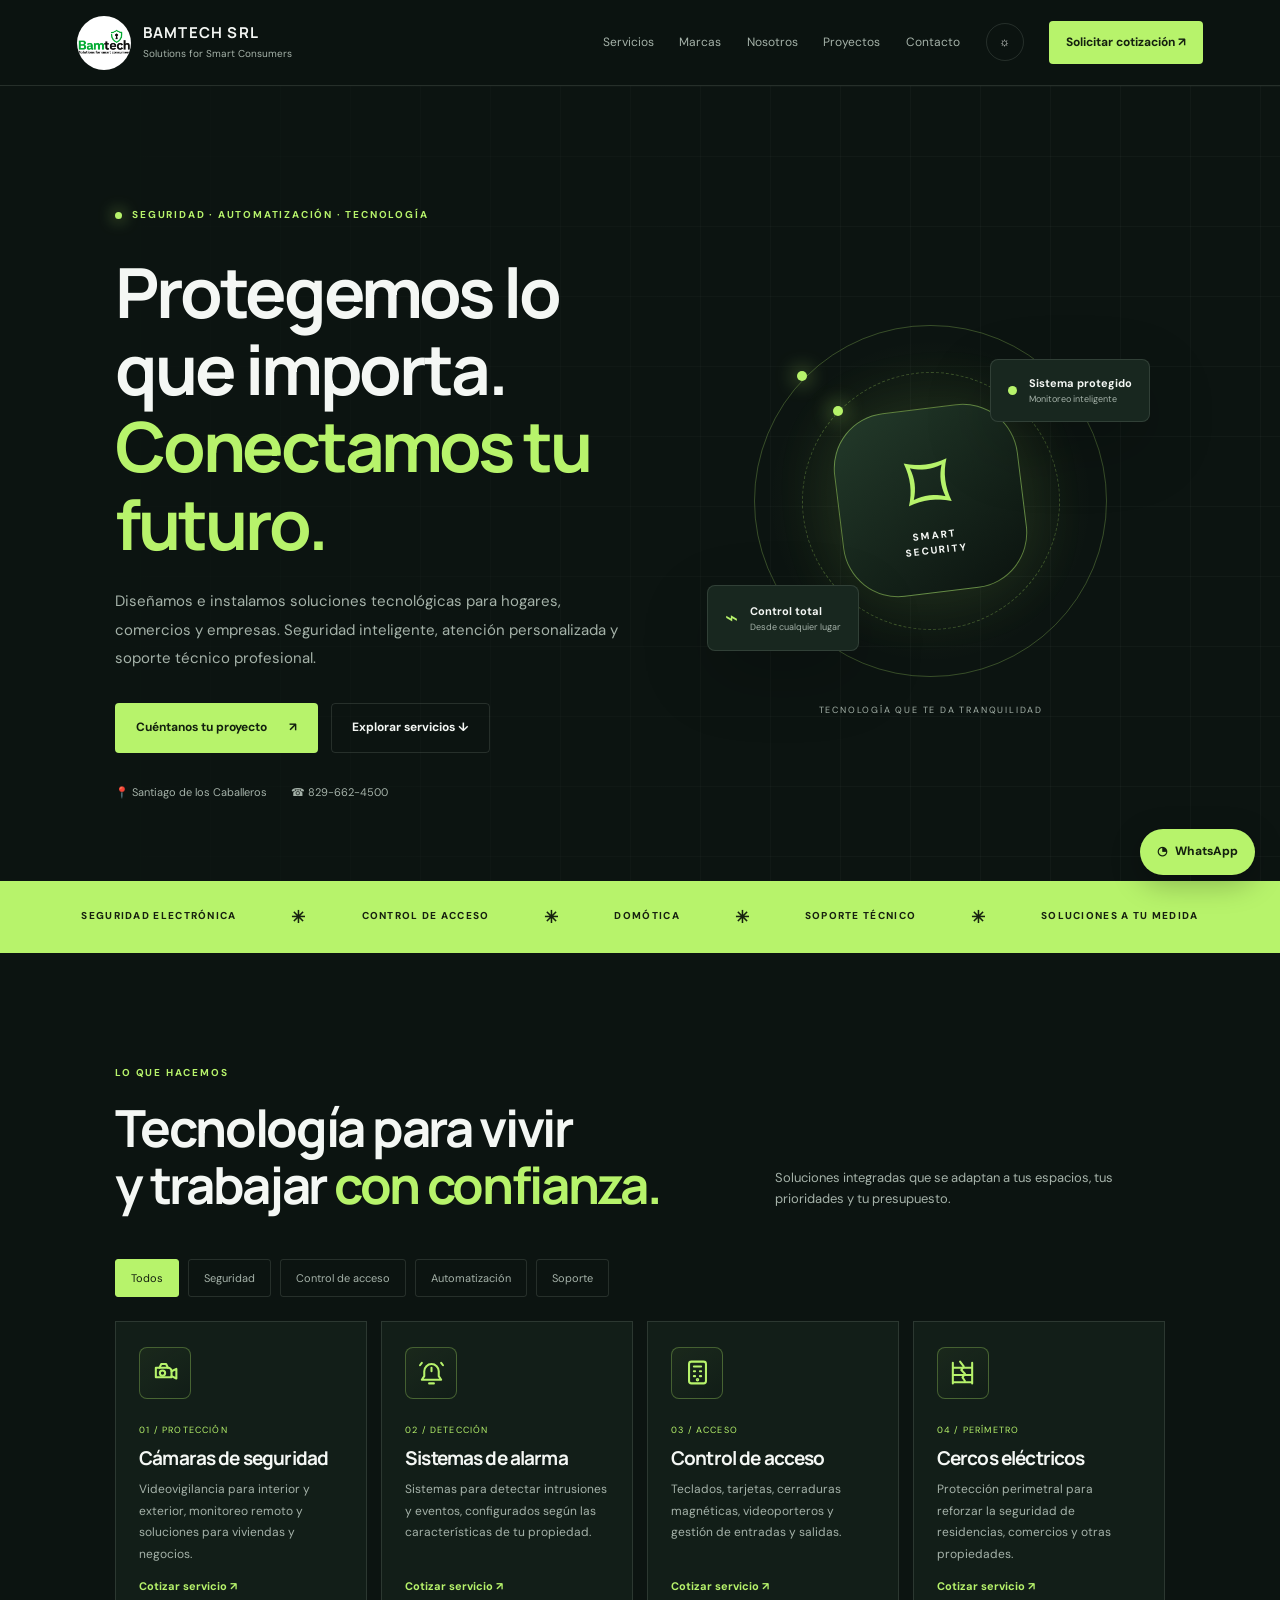
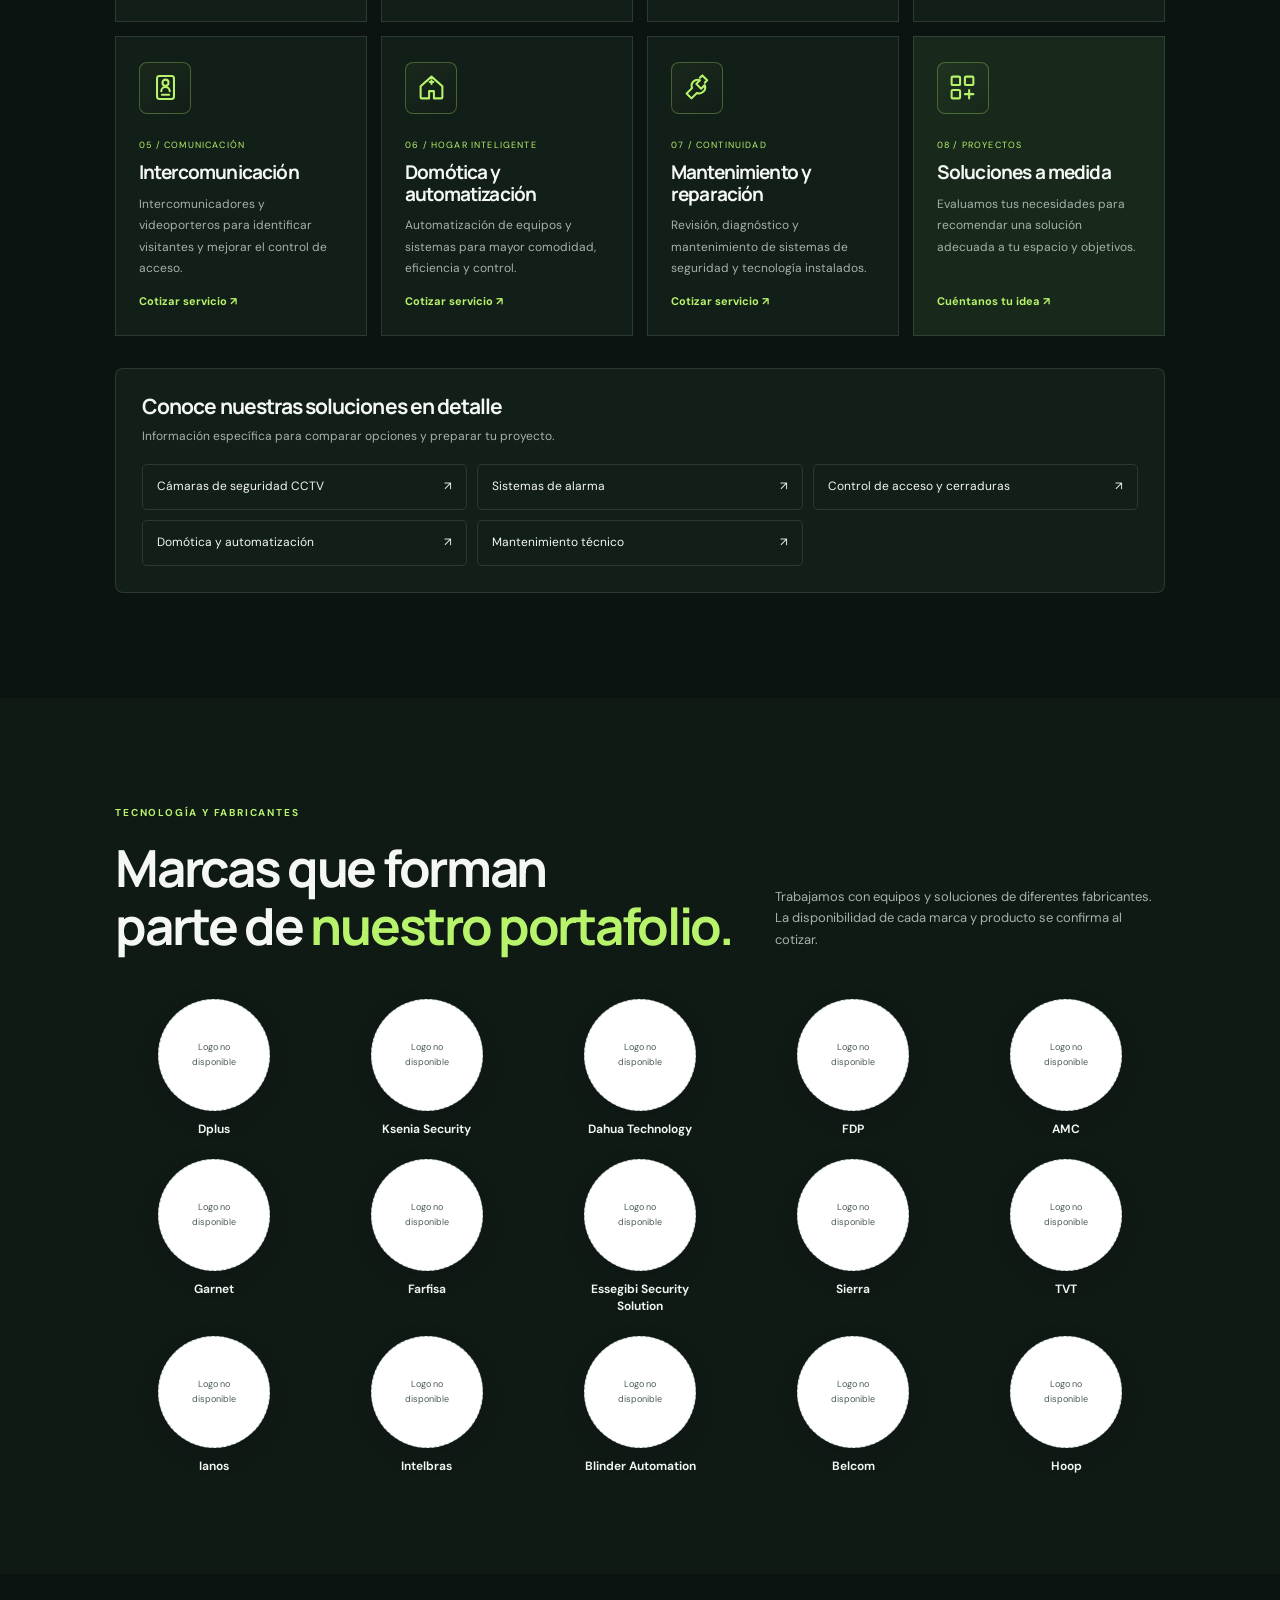
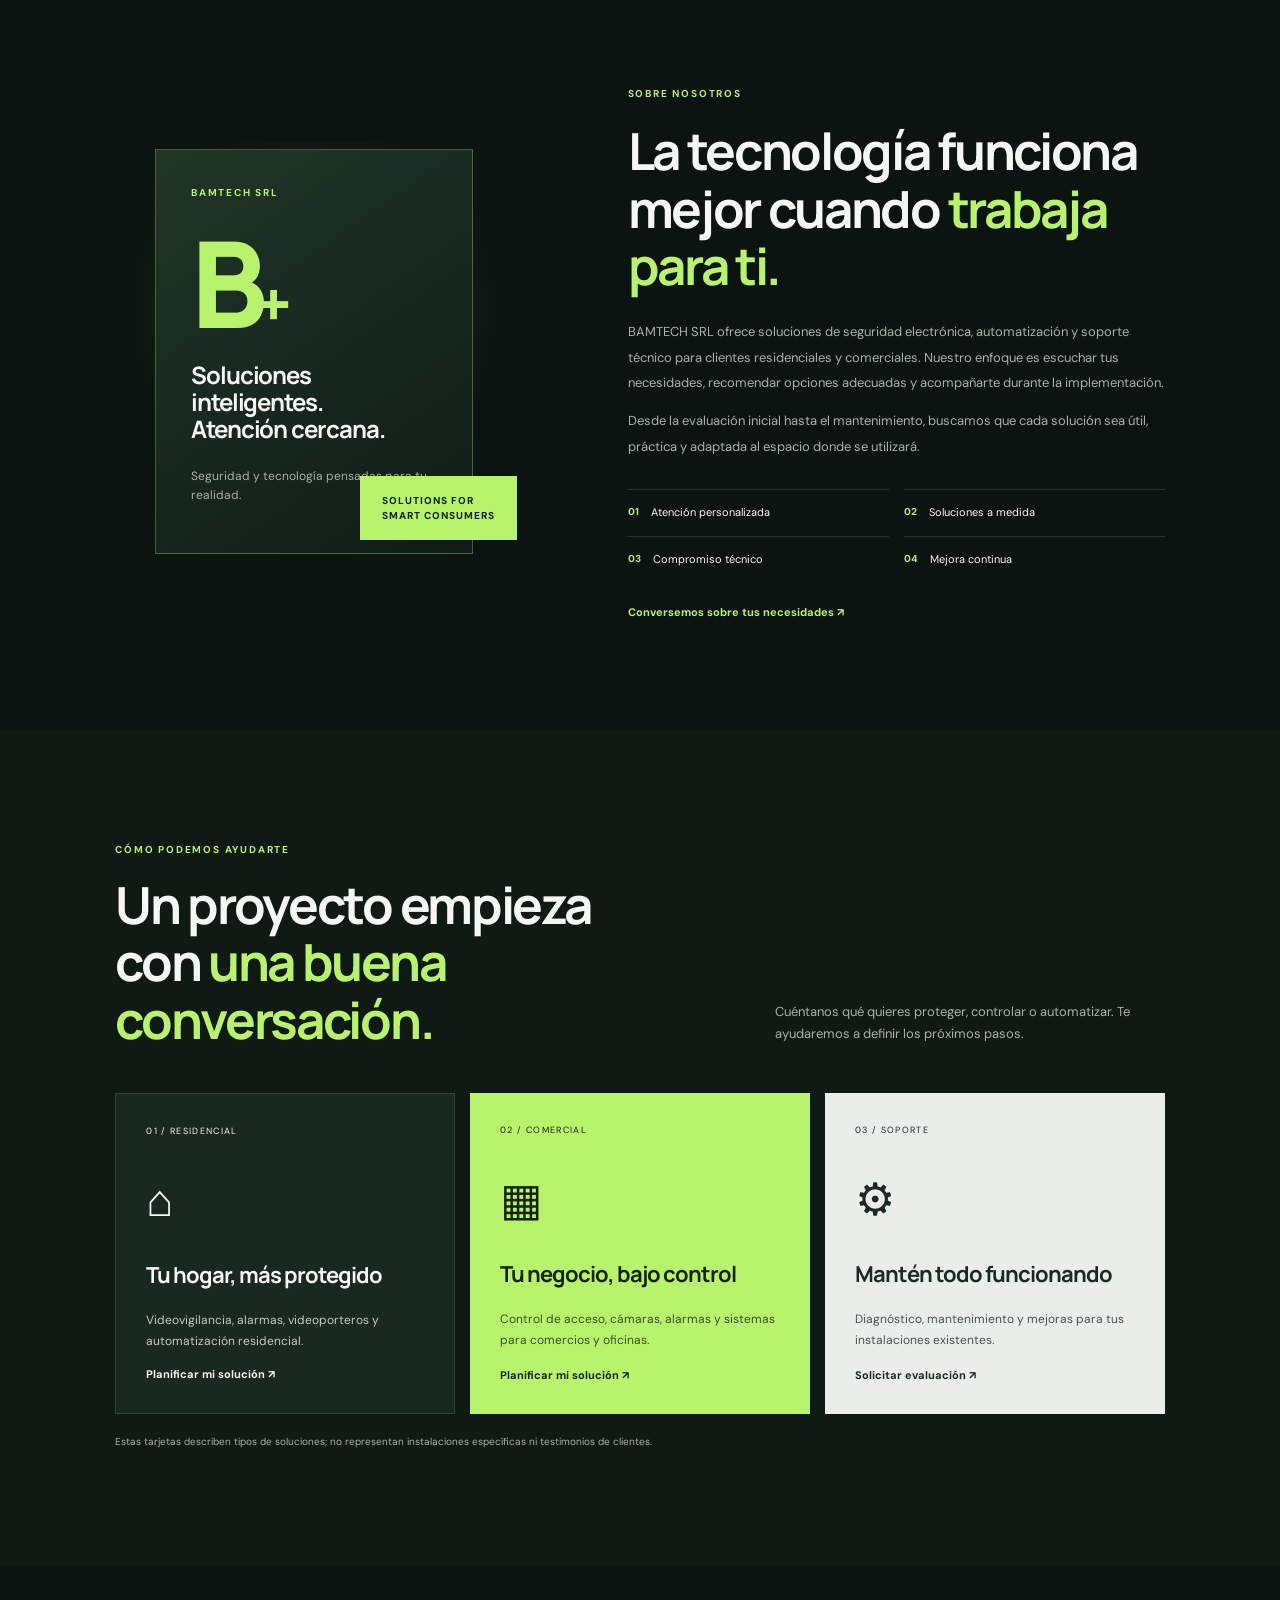
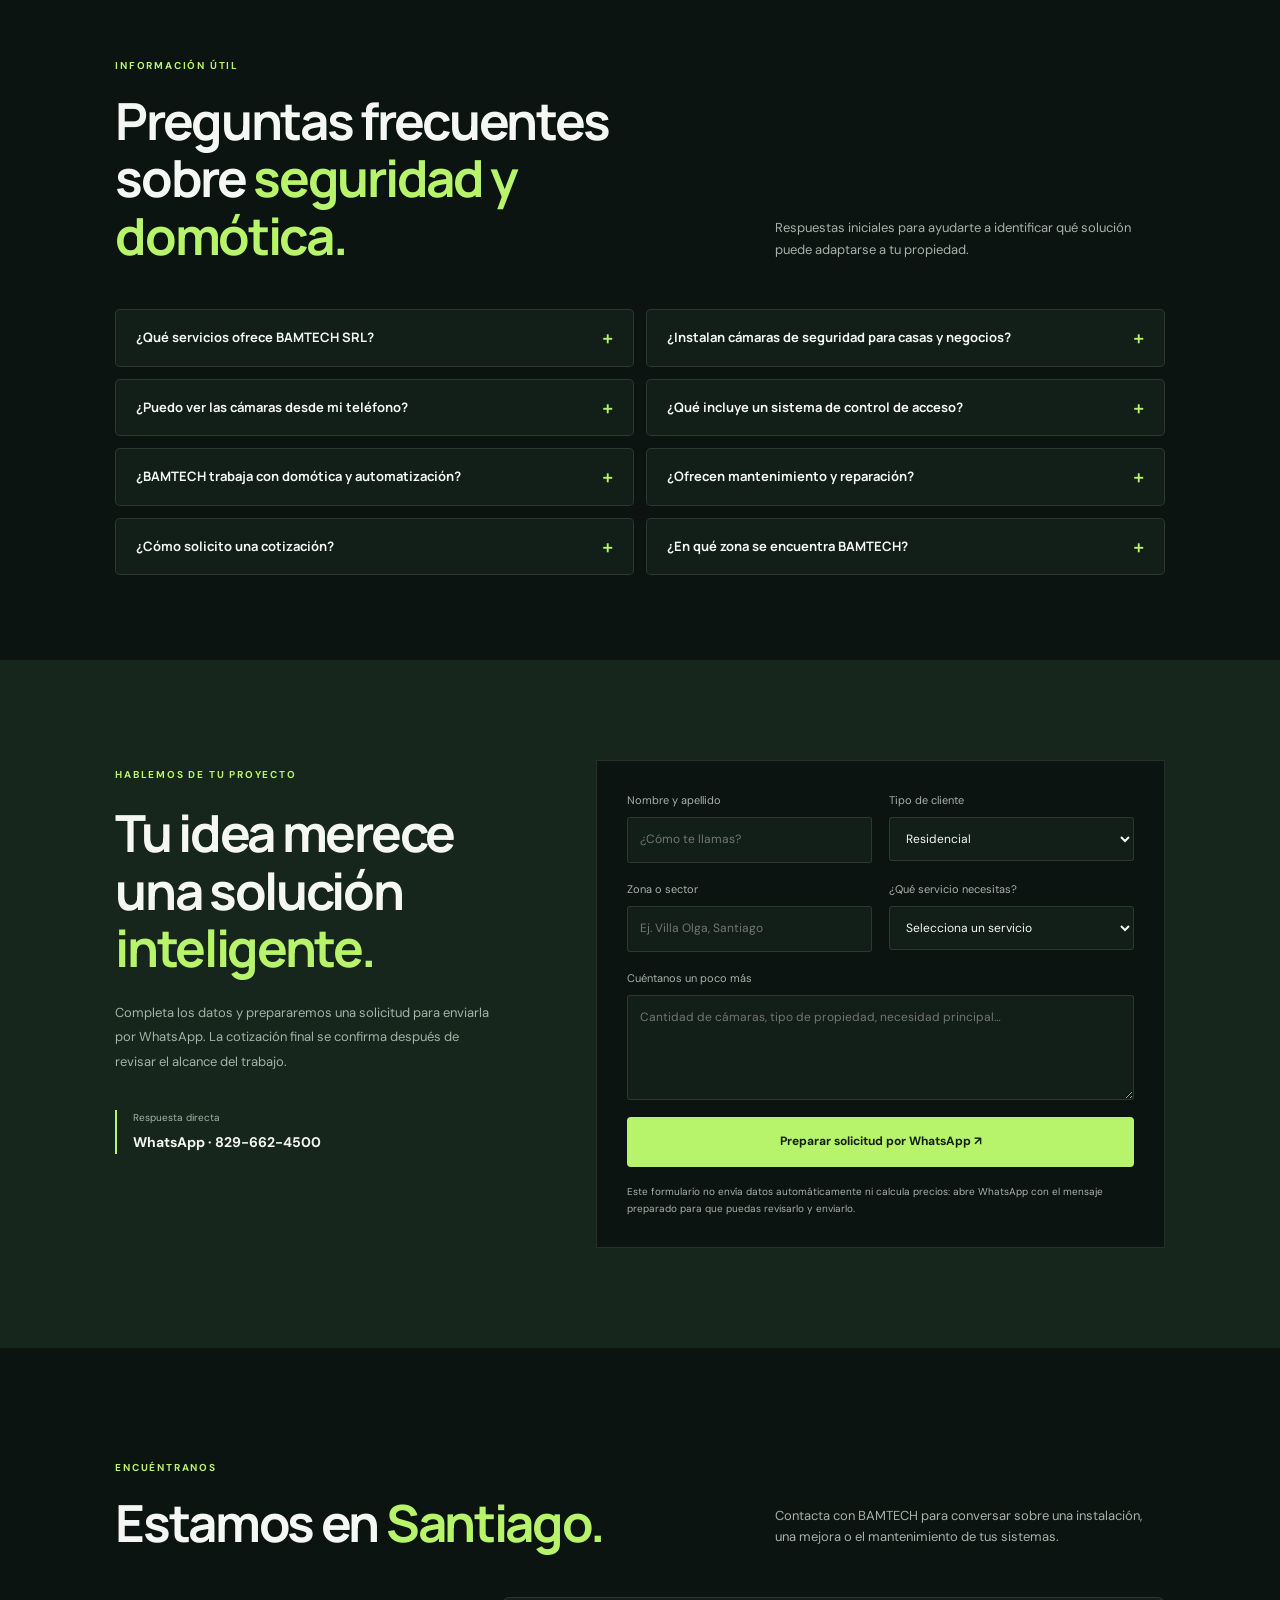
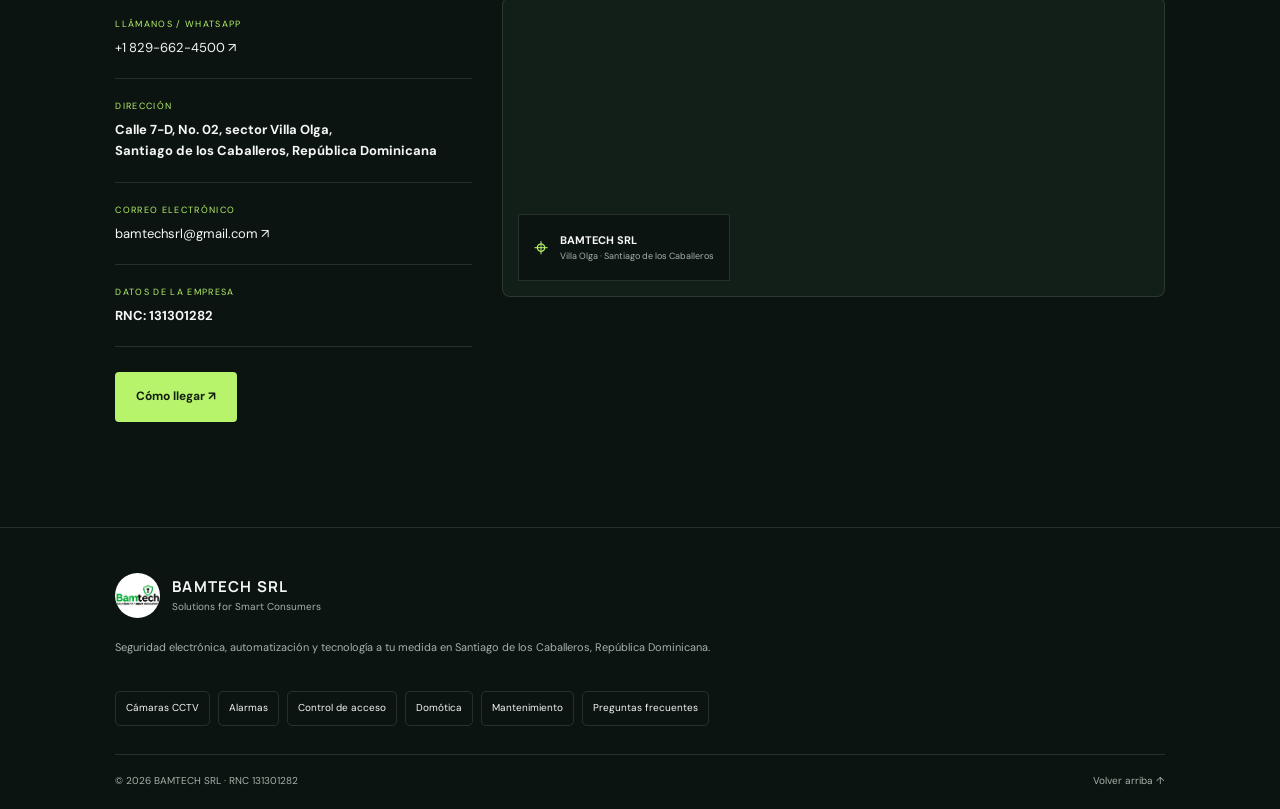
<file: index.html>
<!doctype html>
<html lang="es">
<head>
<meta charset="utf-8"><meta name="viewport" content="width=device-width, initial-scale=1">
<meta name="theme-color" content="#0c1713">
<meta name="description" content="BAMTECH SRL en Santiago, República Dominicana: instalación y mantenimiento de cámaras CCTV, alarmas, control de acceso, cercos eléctricos, videoporteros y domótica. Solicita una evaluación por WhatsApp.">
<meta name="robots" content="index,follow,max-image-preview:large">
<link rel="canonical" href="https://bamtechsrl.com/">
<meta property="og:type" content="website"><meta property="og:locale" content="es_DO">
<meta property="og:site_name" content="BAMTECH SRL"><meta property="og:title" content="BAMTECH SRL | Cámaras CCTV, alarmas, control de acceso y domótica en Santiago">
<meta property="og:description" content="Soluciones de seguridad electrónica y automatización para hogares, comercios y empresas en Santiago de los Caballeros.">
<meta property="og:url" content="https://bamtechsrl.com/"><meta property="og:image" content="https://bamtechsrl.com/img/logo-bamtech.png">
<meta name="twitter:card" content="summary"><meta name="twitter:title" content="BAMTECH SRL | Seguridad electrónica y domótica">
<meta name="twitter:description" content="Cámaras CCTV, alarmas, control de acceso, cercos eléctricos y automatización en Santiago, República Dominicana.">
<title>BUSINESS AND MULTISERVICE TECNOLOGY BAMTECH SRL | Cámaras CCTV, Alarmas y Domótica en Santiago</title>
<link rel="icon" href="img/logo-bamtech.png"><link rel="stylesheet" href="estilos.css">
<script type="application/ld+json">{
  "@context":"https://schema.org",
  "@type":"LocalBusiness",
  "@id":"https://bamtechsrl.com/#business",
  "name":"BAMTECH SRL",
  "legalName":"BUSINESS AND MULTISERVICE TECNOLOGY BAMTECH SRL",
  "url":"https://bamtechsrl.com/",
  "image":"https://bamtechsrl.com/img/logo-bamtech.png",
  "logo":"https://bamtechsrl.com/img/logo-bamtech.png",
  "description":"Servicios de seguridad electrónica, videovigilancia CCTV, sistemas de alarma, control de acceso, cercos eléctricos, intercomunicación, domótica, automatización y mantenimiento técnico.",
  "telephone":"+1-829-662-4500",
  "email":"bamtechsrl@gmail.com",
  "taxID":"131301282",
  "address":{"@type":"PostalAddress","streetAddress":"Calle 7-D, No. 02, sector Villa Olga","addressLocality":"Santiago de los Caballeros","addressRegion":"Santiago","addressCountry":"DO"},
  "areaServed":{"@type":"City","name":"Santiago de los Caballeros, República Dominicana"},
  "knowsAbout":["Cámaras de seguridad CCTV","Videovigilancia","Sistemas de alarma","Control de acceso","Cerraduras magnéticas","Cercos eléctricos","Videoporteros e intercomunicadores","Domótica","Automatización residencial y comercial","Mantenimiento de sistemas de seguridad"]
}</script>
</head><body>
<header class="header"><a class="brand" href="#inicio"><img src="img/logo-bamtech.png" alt="Logo original BAMTECH SRL"><span><b>BAMTECH SRL</b><small>Solutions for Smart Consumers</small></span></a><button class="menu-toggle" aria-label="Abrir menú" aria-expanded="false">☰</button><nav class="nav"><a href="#servicios">Servicios</a><a href="#marcas">Marcas</a><a href="#nosotros">Nosotros</a><a href="#proyectos">Proyectos</a><a href="#contacto">Contacto</a><button id="themeToggle" class="theme" aria-label="Cambiar tema">☼</button><a class="nav-cta" href="#cotizar">Solicitar cotización ↗</a></nav></header>
<main id="inicio"><section class="hero"><div class="hero-grid"></div><div class="hero-copy reveal"><span class="eyebrow"><i></i> SEGURIDAD · AUTOMATIZACIÓN · TECNOLOGÍA</span><h1>Protegemos lo que importa.<br><em>Conectamos tu futuro.</em></h1><p>Diseñamos e instalamos soluciones tecnológicas para hogares, comercios y empresas. Seguridad inteligente, atención personalizada y soporte técnico profesional.</p><div class="hero-actions"><a class="button primary" href="#cotizar">Cuéntanos tu proyecto <span>↗</span></a><a class="button ghost" href="#servicios">Explorar servicios ↓</a></div><div class="hero-meta"><span>📍 Santiago de los Caballeros</span><span>☎ <a href="tel:+18296624500">829-662-4500</a></span></div></div><div class="hero-visual reveal"><div class="visual-frame"><div class="visual-orbit orbit-one"></div><div class="visual-orbit orbit-two"></div><div class="visual-center"><div class="shield">⌑</div><span>SMART<br>SECURITY</span></div><div class="float-card card-top"><span class="status-dot"></span><div><b>Sistema protegido</b><small>Monitoreo inteligente</small></div></div><div class="float-card card-bottom"><span class="mini-icon">⌁</span><div><b>Control total</b><small>Desde cualquier lugar</small></div></div></div><div class="visual-caption">TECNOLOGÍA QUE TE DA TRANQUILIDAD</div></div></section>
<section class="ticker"><span>SEGURIDAD ELECTRÓNICA</span><b>✳</b><span>CONTROL DE ACCESO</span><b>✳</b><span>DOMÓTICA</span><b>✳</b><span>SOPORTE TÉCNICO</span><b>✳</b><span>SOLUCIONES A TU MEDIDA</span></section>
<section class="section services" id="servicios"><div class="section-head reveal"><div><span class="eyebrow">LO QUE HACEMOS</span><h2>Tecnología para vivir<br>y trabajar <em>con confianza.</em></h2></div><p>Soluciones integradas que se adaptan a tus espacios, tus prioridades y tu presupuesto.</p></div><div class="filters" role="group" aria-label="Filtrar servicios"><button class="filter active" data-filter="todos">Todos</button><button class="filter" data-filter="seguridad">Seguridad</button><button class="filter" data-filter="acceso">Control de acceso</button><button class="filter" data-filter="smart">Automatización</button><button class="filter" data-filter="soporte">Soporte</button></div><div class="service-grid">
<article class="service-card reveal" data-category="seguridad"><div class="service-icon" role="img" aria-label="Icono de camera"><svg viewBox="0 0 24 24" aria-hidden="true"><path d="M4 8h10a3 3 0 0 1 3 3v5H4z"/><path d="m17 11 4-2v8l-4-2"/><path d="M7 8l1.5-3h4L14 8"/><circle cx="9.5" cy="12.5" r="2.2"/></svg></div><span class="number">01 / PROTECCIÓN</span><h3>Cámaras de seguridad</h3><p>Videovigilancia para interior y exterior, monitoreo remoto y soluciones para viviendas y negocios.</p><button class="text-link quote-service" data-service="Cámaras de seguridad">Cotizar servicio ↗</button></article>
<article class="service-card reveal" data-category="seguridad"><div class="service-icon" role="img" aria-label="Icono de alarm"><svg viewBox="0 0 24 24" aria-hidden="true"><path d="M6 15v-4a6 6 0 0 1 12 0v4l2 3H4z"/><path d="M10 21h4M4 4 2.5 6M20 4l1.5 2"/><path d="M12 8v3"/></svg></div><span class="number">02 / DETECCIÓN</span><h3>Sistemas de alarma</h3><p>Sistemas para detectar intrusiones y eventos, configurados según las características de tu propiedad.</p><button class="text-link quote-service" data-service="Sistemas de alarma">Cotizar servicio ↗</button></article>
<article class="service-card reveal" data-category="acceso"><div class="service-icon" role="img" aria-label="Icono de access"><svg viewBox="0 0 24 24" aria-hidden="true"><rect x="5" y="3" width="14" height="18" rx="2"/><path d="M9 7h6M9 11h1m4 0h1m-6 4h1m4 0h1"/><circle cx="12" cy="18" r=".6"/></svg></div><span class="number">03 / ACCESO</span><h3>Control de acceso</h3><p>Teclados, tarjetas, cerraduras magnéticas, videoporteros y gestión de entradas y salidas.</p><button class="text-link quote-service" data-service="Control de acceso y cerraduras magnéticas">Cotizar servicio ↗</button></article>
<article class="service-card reveal" data-category="seguridad"><div class="service-icon" role="img" aria-label="Icono de fence"><svg viewBox="0 0 24 24" aria-hidden="true"><path d="M4 21V4m16 17V4M4 8h16M4 14h16M4 20h16"/><path d="m10 3 3 4-2 3 3 3-2 3 2 3"/></svg></div><span class="number">04 / PERÍMETRO</span><h3>Cercos eléctricos</h3><p>Protección perimetral para reforzar la seguridad de residencias, comercios y otras propiedades.</p><button class="text-link quote-service" data-service="Cercos eléctricos">Cotizar servicio ↗</button></article>
<article class="service-card reveal" data-category="acceso"><div class="service-icon" role="img" aria-label="Icono de intercom"><svg viewBox="0 0 24 24" aria-hidden="true"><rect x="5" y="2.5" width="14" height="19" rx="2"/><circle cx="12" cy="8" r="2.5"/><path d="M8.5 15a3.5 3.5 0 0 1 7 0M9 18h6"/></svg></div><span class="number">05 / COMUNICACIÓN</span><h3>Intercomunicación</h3><p>Intercomunicadores y videoporteros para identificar visitantes y mejorar el control de acceso.</p><button class="text-link quote-service" data-service="Intercomunicación y videoporteros">Cotizar servicio ↗</button></article>
<article class="service-card reveal" data-category="smart"><div class="service-icon" role="img" aria-label="Icono de smart"><svg viewBox="0 0 24 24" aria-hidden="true"><path d="m3 11 9-8 9 8v9a1 1 0 0 1-1 1h-6v-6h-4v6H4a1 1 0 0 1-1-1z"/><path d="M12 6v3m-1.5-1.5h3"/></svg></div><span class="number">06 / HOGAR INTELIGENTE</span><h3>Domótica y automatización</h3><p>Automatización de equipos y sistemas para mayor comodidad, eficiencia y control.</p><button class="text-link quote-service" data-service="Domótica y automatización">Cotizar servicio ↗</button></article>
<article class="service-card reveal" data-category="soporte"><div class="service-icon" role="img" aria-label="Icono de repair"><svg viewBox="0 0 24 24" aria-hidden="true"><path d="M14 6a5 5 0 0 0-6.5 6.5L3 17l4 4 4.5-4.5A5 5 0 0 0 18 10l-3 3-4-4z"/><path d="m14 4 2-2 4 4-2 2"/></svg></div><span class="number">07 / CONTINUIDAD</span><h3>Mantenimiento y reparación</h3><p>Revisión, diagnóstico y mantenimiento de sistemas de seguridad y tecnología instalados.</p><button class="text-link quote-service" data-service="Mantenimiento y reparación">Cotizar servicio ↗</button></article>
<article class="service-card featured reveal" data-category="soporte"><div class="service-icon" role="img" aria-label="Icono de project"><svg viewBox="0 0 24 24" aria-hidden="true"><rect x="3" y="3" width="7" height="7" rx="1"/><rect x="14" y="3" width="7" height="7" rx="1"/><rect x="3" y="14" width="7" height="7" rx="1"/><path d="M17.5 14v7m-3.5-3.5h7"/></svg></div><span class="number">08 / PROYECTOS</span><h3>Soluciones a medida</h3><p>Evaluamos tus necesidades para recomendar una solución adecuada a tu espacio y objetivos.</p><button class="text-link quote-service" data-service="Proyecto tecnológico personalizado">Cuéntanos tu idea ↗</button></article>
</div>
<div class="service-guides reveal" aria-label="Guías de servicios de BAMTECH">
  <h3>Conoce nuestras soluciones en detalle</h3>
  <p>Información específica para comparar opciones y preparar tu proyecto.</p>
  <div class="guide-links">
    <a href="servicios/camaras-cctv.html">Cámaras de seguridad CCTV <span>↗</span></a>
    <a href="servicios/sistemas-de-alarma.html">Sistemas de alarma <span>↗</span></a>
    <a href="servicios/control-de-acceso.html">Control de acceso y cerraduras <span>↗</span></a>
    <a href="servicios/domotica-automatizacion.html">Domótica y automatización <span>↗</span></a>
    <a href="servicios/mantenimiento-seguridad.html">Mantenimiento técnico <span>↗</span></a>
  </div>
</div></section>
<section class="brands-section" id="marcas"><div class="section-head reveal"><div><span class="eyebrow">TECNOLOGÍA Y FABRICANTES</span><h2>Marcas que forman<br>parte de <em>nuestro portafolio.</em></h2></div><p>Trabajamos con equipos y soluciones de diferentes fabricantes. La disponibilidad de cada marca y producto se confirma al cotizar.</p></div><div class="brand-grid"><a class="brand-tile" href="https://ibssecurity.net/wp-content/uploads/2022/07/dplus.png" target="_blank" rel="noopener" aria-label="Logotipo de Dplus"><span class="brand-logo-circle"><img loading="lazy" src="https://ibssecurity.net/wp-content/uploads/2022/07/dplus.png" alt="Logotipo oficial de Dplus" onerror="this.closest('a').classList.add('logo-missing');this.remove()"></span><b>Dplus</b></a><a class="brand-tile" href="https://ibssecurity.net/wp-content/uploads/2022/07/ksenia.png" target="_blank" rel="noopener" aria-label="Logotipo de Ksenia Security"><span class="brand-logo-circle"><img loading="lazy" src="https://ibssecurity.net/wp-content/uploads/2022/07/ksenia.png" alt="Logotipo oficial de Ksenia Security" onerror="this.closest('a').classList.add('logo-missing');this.remove()"></span><b>Ksenia Security</b></a><a class="brand-tile" href="https://ibssecurity.net/wp-content/uploads/2024/10/DAHUA-TECHNOLOGY.png" target="_blank" rel="noopener" aria-label="Logotipo de Dahua Technology"><span class="brand-logo-circle"><img loading="lazy" src="https://ibssecurity.net/wp-content/uploads/2024/10/DAHUA-TECHNOLOGY.png" alt="Logotipo oficial de Dahua Technology" onerror="this.closest('a').classList.add('logo-missing');this.remove()"></span><b>Dahua Technology</b></a><a class="brand-tile" href="https://ibssecurity.net/wp-content/uploads/2022/07/fdp.png" target="_blank" rel="noopener" aria-label="Logotipo de FDP"><span class="brand-logo-circle"><img loading="lazy" src="https://ibssecurity.net/wp-content/uploads/2022/07/fdp.png" alt="Logotipo oficial de FDP" onerror="this.closest('a').classList.add('logo-missing');this.remove()"></span><b>FDP</b></a><a class="brand-tile" href="https://ibssecurity.net/wp-content/uploads/2022/07/amc.png" target="_blank" rel="noopener" aria-label="Logotipo de AMC"><span class="brand-logo-circle"><img loading="lazy" src="https://ibssecurity.net/wp-content/uploads/2022/07/amc.png" alt="Logotipo oficial de AMC" onerror="this.closest('a').classList.add('logo-missing');this.remove()"></span><b>AMC</b></a><a class="brand-tile" href="https://ibssecurity.net/wp-content/uploads/2022/07/garnet.png" target="_blank" rel="noopener" aria-label="Logotipo de Garnet"><span class="brand-logo-circle"><img loading="lazy" src="https://ibssecurity.net/wp-content/uploads/2022/07/garnet.png" alt="Logotipo oficial de Garnet" onerror="this.closest('a').classList.add('logo-missing');this.remove()"></span><b>Garnet</b></a><a class="brand-tile" href="https://ibssecurity.net/wp-content/uploads/2022/07/farfisa.png" target="_blank" rel="noopener" aria-label="Logotipo de Farfisa"><span class="brand-logo-circle"><img loading="lazy" src="https://ibssecurity.net/wp-content/uploads/2022/07/farfisa.png" alt="Logotipo oficial de Farfisa" onerror="this.closest('a').classList.add('logo-missing');this.remove()"></span><b>Farfisa</b></a><a class="brand-tile" href="https://ibssecurity.net/wp-content/uploads/2024/10/ESSEGIBI-SECURITY-SOLUTION.png" target="_blank" rel="noopener" aria-label="Logotipo de Essegibi Security Solution"><span class="brand-logo-circle"><img loading="lazy" src="https://ibssecurity.net/wp-content/uploads/2024/10/ESSEGIBI-SECURITY-SOLUTION.png" alt="Logotipo oficial de Essegibi Security Solution" onerror="this.closest('a').classList.add('logo-missing');this.remove()"></span><b>Essegibi Security Solution</b></a><a class="brand-tile" href="https://ibssecurity.net/wp-content/uploads/2022/07/sierra.png" target="_blank" rel="noopener" aria-label="Logotipo de Sierra"><span class="brand-logo-circle"><img loading="lazy" src="https://ibssecurity.net/wp-content/uploads/2022/07/sierra.png" alt="Logotipo oficial de Sierra" onerror="this.closest('a').classList.add('logo-missing');this.remove()"></span><b>Sierra</b></a><a class="brand-tile" href="https://ibssecurity.net/wp-content/uploads/2022/07/tvt.png" target="_blank" rel="noopener" aria-label="Logotipo de TVT"><span class="brand-logo-circle"><img loading="lazy" src="https://ibssecurity.net/wp-content/uploads/2022/07/tvt.png" alt="Logotipo oficial de TVT" onerror="this.closest('a').classList.add('logo-missing');this.remove()"></span><b>TVT</b></a><a class="brand-tile" href="https://ibssecurity.net/wp-content/uploads/2024/08/IANOS.png" target="_blank" rel="noopener" aria-label="Logotipo de Ianos"><span class="brand-logo-circle"><img loading="lazy" src="https://ibssecurity.net/wp-content/uploads/2024/08/IANOS.png" alt="Logotipo oficial de Ianos" onerror="this.closest('a').classList.add('logo-missing');this.remove()"></span><b>Ianos</b></a><a class="brand-tile" href="https://ibssecurity.net/wp-content/uploads/2024/11/INTELBRAS.png" target="_blank" rel="noopener" aria-label="Logotipo de Intelbras"><span class="brand-logo-circle"><img loading="lazy" src="https://ibssecurity.net/wp-content/uploads/2024/11/INTELBRAS.png" alt="Logotipo oficial de Intelbras" onerror="this.closest('a').classList.add('logo-missing');this.remove()"></span><b>Intelbras</b></a><a class="brand-tile" href="https://ibssecurity.net/wp-content/uploads/2024/08/BLINDER-AUTOMATION-IBS-WEBSITE.png" target="_blank" rel="noopener" aria-label="Logotipo de Blinder Automation"><span class="brand-logo-circle"><img loading="lazy" src="https://ibssecurity.net/wp-content/uploads/2024/08/BLINDER-AUTOMATION-IBS-WEBSITE.png" alt="Logotipo oficial de Blinder Automation" onerror="this.closest('a').classList.add('logo-missing');this.remove()"></span><b>Blinder Automation</b></a><a class="brand-tile" href="https://ibssecurity.net/wp-content/uploads/2024/11/BELCOM.png" target="_blank" rel="noopener" aria-label="Logotipo de Belcom"><span class="brand-logo-circle"><img loading="lazy" src="https://ibssecurity.net/wp-content/uploads/2024/11/BELCOM.png" alt="Logotipo oficial de Belcom" onerror="this.closest('a').classList.add('logo-missing');this.remove()"></span><b>Belcom</b></a><a class="brand-tile" href="https://ibssecurity.net/wp-content/uploads/2024/10/HOOP-LOGO.png" target="_blank" rel="noopener" aria-label="Logotipo de Hoop"><span class="brand-logo-circle"><img loading="lazy" src="https://ibssecurity.net/wp-content/uploads/2024/10/HOOP-LOGO.png" alt="Logotipo oficial de Hoop" onerror="this.closest('a').classList.add('logo-missing');this.remove()"></span><b>Hoop</b></a></section>
<section class="about section" id="nosotros"><div class="about-visual reveal"><div class="about-panel"><span class="eyebrow">BAMTECH SRL</span><div class="big-mark">B<span>+</span></div><h3>Soluciones inteligentes.<br>Atención cercana.</h3><p>Seguridad y tecnología pensadas para tu realidad.</p></div><div class="about-stamp">SOLUTIONS FOR<br>SMART CONSUMERS</div></div><div class="about-copy reveal"><span class="eyebrow">SOBRE NOSOTROS</span><h2>La tecnología funciona mejor cuando <em>trabaja para ti.</em></h2><p>BAMTECH SRL ofrece soluciones de seguridad electrónica, automatización y soporte técnico para clientes residenciales y comerciales. Nuestro enfoque es escuchar tus necesidades, recomendar opciones adecuadas y acompañarte durante la implementación.</p><p>Desde la evaluación inicial hasta el mantenimiento, buscamos que cada solución sea útil, práctica y adaptada al espacio donde se utilizará.</p><div class="values"><div><b>01</b><span>Atención personalizada</span></div><div><b>02</b><span>Soluciones a medida</span></div><div><b>03</b><span>Compromiso técnico</span></div><div><b>04</b><span>Mejora continua</span></div></div><a class="text-link" href="#contacto">Conversemos sobre tus necesidades ↗</a></div></section>
<section class="project-section section" id="proyectos"><div class="section-head reveal"><div><span class="eyebrow">CÓMO PODEMOS AYUDARTE</span><h2>Un proyecto empieza<br>con <em>una buena conversación.</em></h2></div><p>Cuéntanos qué quieres proteger, controlar o automatizar. Te ayudaremos a definir los próximos pasos.</p></div><div class="project-grid"><article class="project-card project-dark reveal"><span>01 / RESIDENCIAL</span><div class="project-symbol">⌂</div><h3>Tu hogar, más protegido</h3><p>Videovigilancia, alarmas, videoporteros y automatización residencial.</p><a href="#cotizar">Planificar mi solución ↗</a></article><article class="project-card project-green reveal"><span>02 / COMERCIAL</span><div class="project-symbol">▦</div><h3>Tu negocio, bajo control</h3><p>Control de acceso, cámaras, alarmas y sistemas para comercios y oficinas.</p><a href="#cotizar">Planificar mi solución ↗</a></article><article class="project-card project-light reveal"><span>03 / SOPORTE</span><div class="project-symbol">⚙</div><h3>Mantén todo funcionando</h3><p>Diagnóstico, mantenimiento y mejoras para tus instalaciones existentes.</p><a href="#cotizar">Solicitar evaluación ↗</a></article></div><p class="small-note">Estas tarjetas describen tipos de soluciones; no representan instalaciones específicas ni testimonios de clientes.</p></section>
<section class="section faq-section" id="preguntas-frecuentes"><div class="section-head reveal"><div><span class="eyebrow">INFORMACIÓN ÚTIL</span><h2>Preguntas frecuentes<br>sobre <em>seguridad y domótica.</em></h2></div><p>Respuestas iniciales para ayudarte a identificar qué solución puede adaptarse a tu propiedad.</p></div>
<div class="faq-grid reveal">
<details><summary>¿Qué servicios ofrece BAMTECH SRL?</summary><p>BAMTECH ofrece soluciones de cámaras de seguridad CCTV, sistemas de alarma, control de acceso, cerraduras magnéticas, cercos eléctricos, intercomunicadores, videoporteros, domótica, automatización y mantenimiento técnico.</p></details>
<details><summary>¿Instalan cámaras de seguridad para casas y negocios?</summary><p>Sí. Podemos evaluar proyectos residenciales y comerciales, teniendo en cuenta las áreas que se desean vigilar, las condiciones de iluminación, la conexión de red y la forma de visualizar las cámaras. La solución se define según cada espacio.</p></details>
<details><summary>¿Puedo ver las cámaras desde mi teléfono?</summary><p>Muchos sistemas permiten visualización remota desde un teléfono o computadora. La función depende del equipo, la configuración de red, el acceso a Internet y la compatibilidad del sistema instalado.</p></details>
<details><summary>¿Qué incluye un sistema de control de acceso?</summary><p>Según el proyecto, puede incluir lectores, teclados, tarjetas, cerraduras magnéticas, botones de salida, fuentes de alimentación, baterías y videoporteros. Los componentes se seleccionan de acuerdo con la puerta y el flujo de personas.</p></details>
<details><summary>¿BAMTECH trabaja con domótica y automatización?</summary><p>Sí. Se pueden evaluar opciones para automatizar funciones del hogar o negocio, como iluminación, accesos y otros equipos compatibles. El alcance depende de la infraestructura y los dispositivos elegidos.</p></details>
<details><summary>¿Ofrecen mantenimiento y reparación?</summary><p>Podemos revisar sistemas existentes, identificar fallas y recomendar mantenimiento o mejoras. El diagnóstico y el costo se confirman luego de conocer el equipo y el problema reportado.</p></details>
<details><summary>¿Cómo solicito una cotización?</summary><p>Completa el formulario de esta página o escríbenos por WhatsApp al 829-662-4500. Si indicas el tipo de propiedad, la zona y lo que necesitas proteger o automatizar, podremos orientarte mejor.</p></details>
<details><summary>¿En qué zona se encuentra BAMTECH?</summary><p>La dirección indicada por la empresa es Calle 7-D, No. 02, sector Villa Olga, Santiago de los Caballeros, República Dominicana. Consulta por WhatsApp la disponibilidad para tu ubicación.</p></details>
</div></section>
<section class="quote-section" id="cotizar"><div class="quote-intro reveal"><span class="eyebrow">HABLEMOS DE TU PROYECTO</span><h2>Tu idea merece<br>una solución <em>inteligente.</em></h2><p>Completa los datos y prepararemos una solicitud para enviarla por WhatsApp. La cotización final se confirma después de revisar el alcance del trabajo.</p><div class="quote-contact"><span>Respuesta directa</span><b>WhatsApp · 829-662-4500</b></div></div><form class="quote-form reveal" id="quoteForm"><label>Nombre y apellido<input name="nombre" required placeholder="¿Cómo te llamas?"></label><label>Tipo de cliente<select name="tipo"><option>Residencial</option><option>Comercial</option><option>Empresa / institución</option><option>Instalador / integrador</option></select></label><label>Zona o sector<input name="zona" placeholder="Ej. Villa Olga, Santiago"></label><label>¿Qué servicio necesitas?<select name="servicio" id="serviceSelect"><option value="Por definir">Selecciona un servicio</option><option>Cámaras de seguridad</option><option>Sistemas de alarma</option><option>Control de acceso y cerraduras magnéticas</option><option>Cercos eléctricos</option><option>Intercomunicación y videoporteros</option><option>Domótica y automatización</option><option>Mantenimiento y reparación</option><option>Proyecto tecnológico personalizado</option></select></label><label class="full">Cuéntanos un poco más<textarea name="detalles" rows="4" placeholder="Cantidad de cámaras, tipo de propiedad, necesidad principal…"></textarea></label><button class="button primary full" type="submit">Preparar solicitud por WhatsApp ↗</button><small class="full form-note">Este formulario no envía datos automáticamente ni calcula precios: abre WhatsApp con el mensaje preparado para que puedas revisarlo y enviarlo.</small></form></section>
<section class="contact-section section" id="contacto"><div class="section-head reveal"><div><span class="eyebrow">ENCUÉNTRANOS</span><h2>Estamos en <em>Santiago.</em></h2></div><p>Contacta con BAMTECH para conversar sobre una instalación, una mejora o el mantenimiento de tus sistemas.</p></div><div class="contact-grid"><div class="contact-info reveal"><div class="contact-line"><span>LLÁMANOS / WHATSAPP</span><a href="https://wa.me/18296624500" target="_blank" rel="noopener">+1 829-662-4500 ↗</a></div><div class="contact-line"><span>DIRECCIÓN</span><b>Calle 7-D, No. 02, sector Villa Olga,<br>Santiago de los Caballeros, República Dominicana</b></div><div class="contact-line"><span>CORREO ELECTRÓNICO</span><a href="mailto:bamtechsrl@gmail.com">bamtechsrl@gmail.com ↗</a></div><div class="contact-line"><span>DATOS DE LA EMPRESA</span><b>RNC: 131301282</b></div><a class="button primary" href="https://www.google.com/maps/dir/?api=1&destination=Calle+7-D+No.+02+Villa+Olga+Santiago+de+los+Caballeros+Republica+Dominicana" target="_blank" rel="noopener">Cómo llegar ↗</a></div><div class="map-wrap reveal"><iframe title="Mapa de ubicación de BAMTECH SRL en Villa Olga, Santiago de los Caballeros" loading="lazy" referrerpolicy="no-referrer-when-downgrade" src="https://maps.google.com/maps?q=Calle%207-D%20No.%2002%2C%20Villa%20Olga%2C%20Santiago%20de%20los%20Caballeros%2C%20Rep%C3%BAblica%20Dominicana&t=&z=15&ie=UTF8&iwloc=&output=embed"></iframe><div class="map-caption"><span>⌖</span><div><b>BAMTECH SRL</b><small>Villa Olga · Santiago de los Caballeros</small></div></div></div></div></section>
</main><footer class="footer"><a class="brand footer-brand" href="#inicio"><img src="img/logo-bamtech.png" alt="Logo BAMTECH"><span><b>BAMTECH SRL</b><small>Solutions for Smart Consumers</small></span></a><p>Seguridad electrónica, automatización y tecnología a tu medida en Santiago de los Caballeros, República Dominicana.</p><div class="footer-links"><a href="servicios/camaras-cctv.html">Cámaras CCTV</a><a href="servicios/sistemas-de-alarma.html">Alarmas</a><a href="servicios/control-de-acceso.html">Control de acceso</a><a href="servicios/domotica-automatizacion.html">Domótica</a><a href="servicios/mantenimiento-seguridad.html">Mantenimiento</a><a href="#preguntas-frecuentes">Preguntas frecuentes</a></div><div class="footer-bottom"><span>© <span id="year"></span> BAMTECH SRL · RNC 131301282</span><a href="#inicio">Volver arriba ↑</a></div></footer><a class="whatsapp-float" href="https://wa.me/18296624500?text=Hola%20BAMTECH%2C%20deseo%20informaci%C3%B3n%20sobre%20sus%20servicios." target="_blank" rel="noopener" aria-label="Contactar por WhatsApp">◔ <span>WhatsApp</span></a><button id="backTop" class="back-top" aria-label="Volver arriba">↑</button><script src="script.js"></script></body></html>
</file>
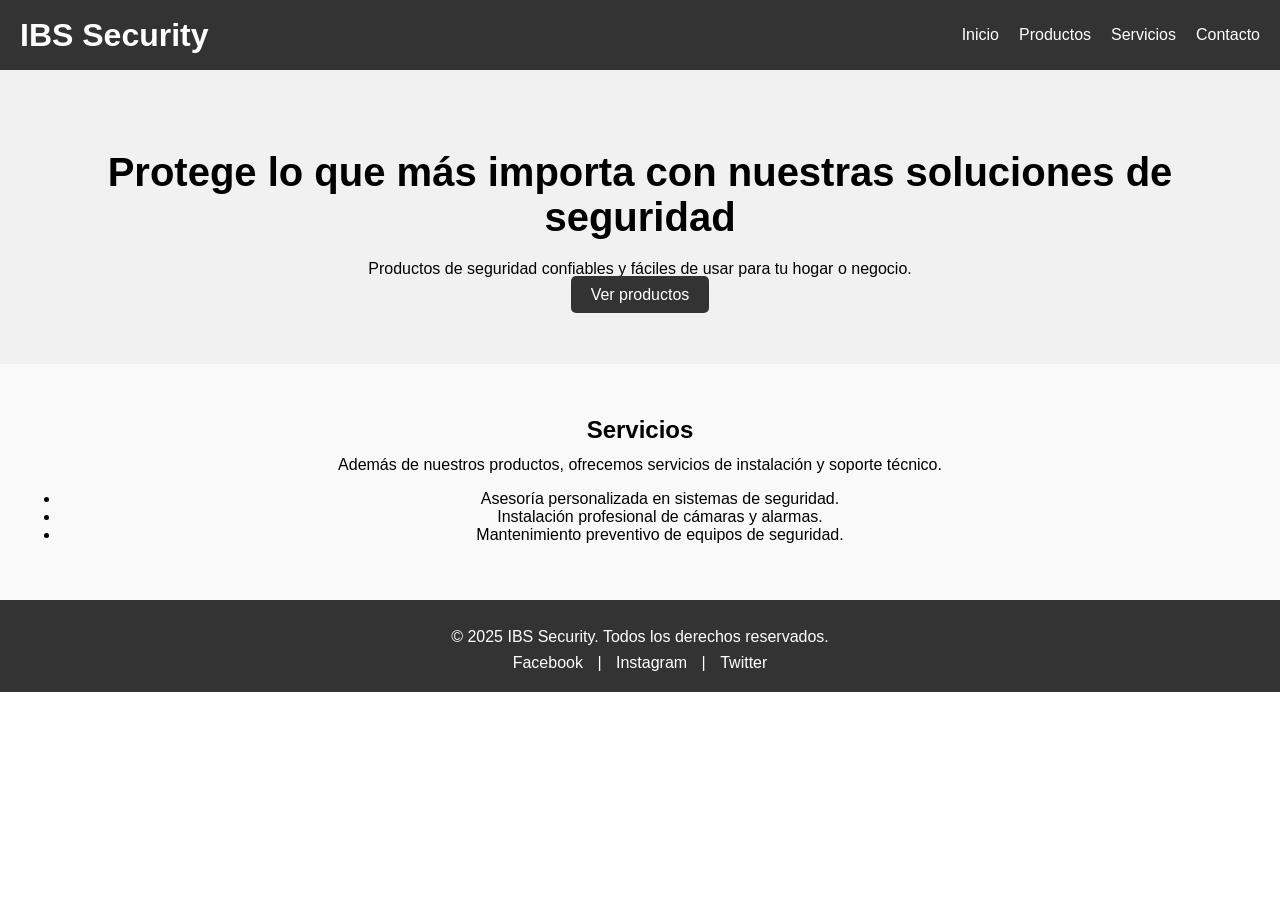
<file: MARCA.Html>
<!DOCTYPE html>
<html lang="es">
<head>
    <meta charset="UTF-8">
    <meta name="viewport" content="width=device-width, initial-scale=1.0">
    <title>IBS Security</title>
    <style>
        /* Estilos generales */
        body {
            font-family: Arial, sans-serif;
            margin: 0;
            padding: 0;
            box-sizing: border-box;
        }

        h1, h2, h3, p {
            margin: 0.5em 0;
        }

        /* Encabezado */
        header {
            background-color: #333;
            color: #fff;
            padding: 10px 20px;
            display: flex;
            justify-content: space-between;
            align-items: center;
        }

        header .logo h1 {
            margin: 0;
        }

        header nav ul {
            list-style: none;
            display: flex;
            gap: 20px;
        }

        header nav ul li a {
            color: #fff;
            text-decoration: none;
        }

        /* Sección Hero */
        .hero {
            background-color: #f1f1f1;
            padding: 60px 20px;
            text-align: center;
        }

        .hero h2 {
            font-size: 2.5em;
        }

        .hero .btn-primary {
            background-color: #333;
            color: #fff;
            padding: 10px 20px;
            text-decoration: none;
            border-radius: 5px;
        }

        /* Servicios */
        .servicios {
            padding: 40px 20px;
            background-color: #f9f9f9;
            text-align: center;
        }

        /* Pie de página */
        footer {
            background-color: #333;
            color: #fff;
            text-align: center;
            padding: 20px;
        }

        footer .socials a {
            color: #fff;
            text-decoration: none;
            margin: 0 10px;
        }
    </style>
</head>
<body>
  
  <!-- Encabezado -->
  <header>
    <div class="logo">
      <h1>IBS Security</h1>
    </div>
    <nav>
      <ul>
        <li><a href="index.html">Inicio</a></li> <!-- Enlace a la página principal -->
        <li><a href="productos.html">Productos</a></li> <!-- Enlace a la página de productos -->
        <li><a href="#servicios">Servicios</a></li>
        <li><a href="#contacto">Contacto</a></li>
      </ul>
    </nav>
  </header>
  
  <!-- Sección Principal (Hero) -->
  <section id="home" class="hero">
    <div class="hero-content">
      <h2>Protege lo que más importa con nuestras soluciones de seguridad</h2>
      <p>Productos de seguridad confiables y fáciles de usar para tu hogar o negocio.</p>
      <a href="productos.html" class="btn-primary">Ver productos</a> <!-- Enlace a la página de productos -->
    </div>
  </section>
  
  <!-- Servicios -->
  <section id="servicios" class="servicios">
    <h2>Servicios</h2>
    <p>Además de nuestros productos, ofrecemos servicios de instalación y soporte técnico.</p>
    <ul>
      <li>Asesoría personalizada en sistemas de seguridad.</li>
      <li>Instalación profesional de cámaras y alarmas.</li>
      <li>Mantenimiento preventivo de equipos de seguridad.</li>
    </ul>
  </section>
  
  <!-- Pie de página -->
  <footer>
    <p>&copy; 2025 IBS Security. Todos los derechos reservados.</p>
    <div class="socials">
      <a href="#">Facebook</a> | <a href="#">Instagram</a> | <a href="#">Twitter</a>
    </div>
  </footer>

</body>
</html>
</file>
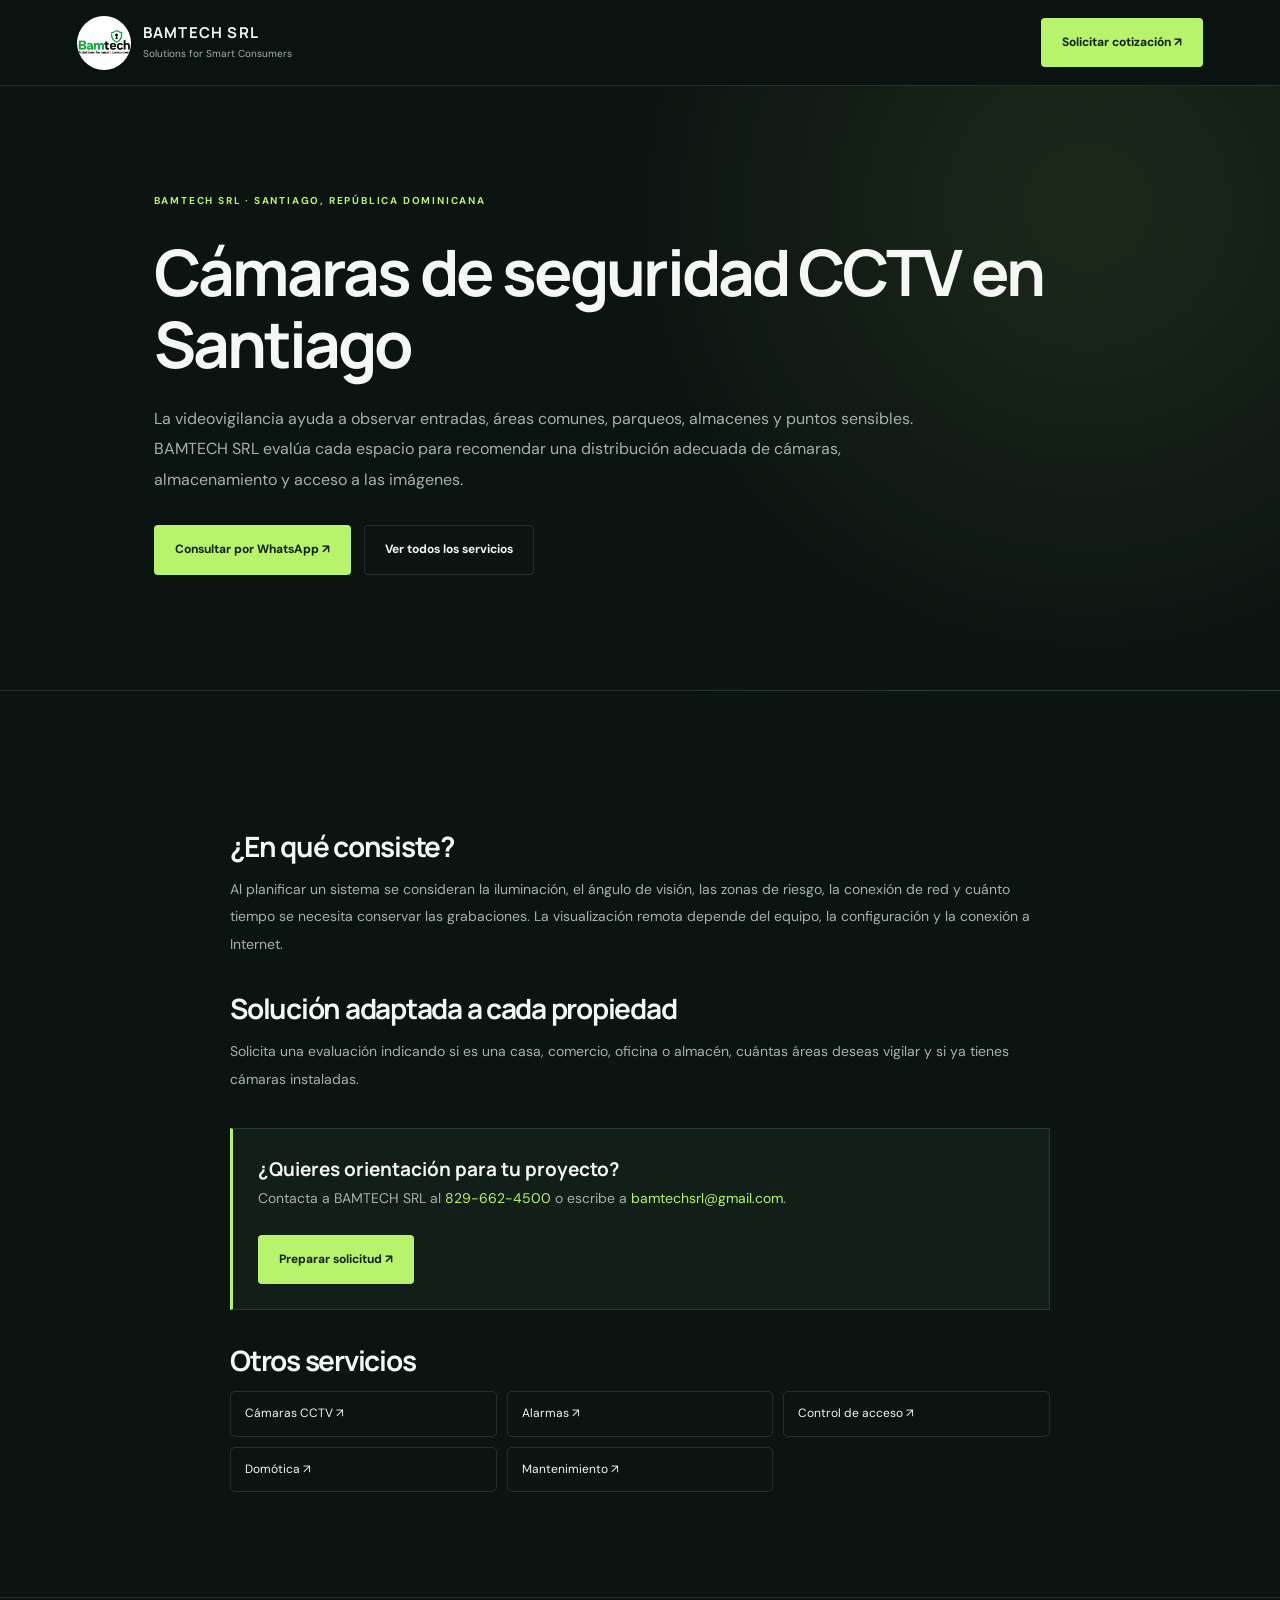
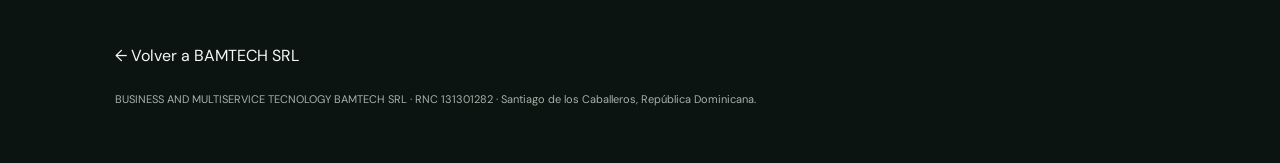
<file: servicios/camaras-cctv.html>
<!doctype html><html lang="es"><head><meta charset="utf-8"><meta name="viewport" content="width=device-width,initial-scale=1"><meta name="robots" content="index,follow,max-image-preview:large"><meta name="description" content="Instalación de cámaras CCTV en Santiago de los Caballeros para hogares, comercios y empresas. Evaluación, monitoreo remoto según compatibilidad y mantenimiento por BAMTECH SRL."><link rel="canonical" href="https://bamtechsrl.com/servicios/camaras-cctv.html"><meta name="theme-color" content="#0c1713"><meta property="og:type" content="website"><meta property="og:locale" content="es_DO"><meta property="og:site_name" content="BAMTECH SRL"><meta property="og:title" content="Cámaras de seguridad CCTV en Santiago"><meta property="og:description" content="Instalación de cámaras CCTV en Santiago de los Caballeros para hogares, comercios y empresas. Evaluación, monitoreo remoto según compatibilidad y mantenimiento por BAMTECH SRL."><meta property="og:url" content="https://bamtechsrl.com/servicios/camaras-cctv.html"><title>Cámaras de seguridad CCTV en Santiago</title><link rel="icon" href="../img/logo-bamtech.png"><link rel="stylesheet" href="../estilos.css"><script type="application/ld+json">{"@context": "https://schema.org", "@type": "Service", "name": "Cámaras CCTV", "serviceType": "Cámaras CCTV", "description": "Instalación de cámaras CCTV en Santiago de los Caballeros para hogares, comercios y empresas. Evaluación, monitoreo remoto según compatibilidad y mantenimiento por BAMTECH SRL.", "provider": {"@type": "LocalBusiness", "@id": "https://bamtechsrl.com/#business", "name": "BAMTECH SRL", "url": "https://bamtechsrl.com/", "telephone": "+1-829-662-4500", "email": "bamtechsrl@gmail.com", "address": {"@type": "PostalAddress", "streetAddress": "Calle 7-D, No. 02, sector Villa Olga", "addressLocality": "Santiago de los Caballeros", "addressRegion": "Santiago", "addressCountry": "DO"}}, "areaServed": {"@type": "City", "name": "Santiago de los Caballeros, República Dominicana"}}</script></head><body><header class="header"><a class="brand" href="../index.html"><img src="../img/logo-bamtech.png" alt="Logo original BAMTECH SRL"><span><b>BAMTECH SRL</b><small>Solutions for Smart Consumers</small></span></a><a class="button primary" href="../index.html#cotizar">Solicitar cotización ↗</a></header><main><section class="detail-hero"><span class="eyebrow">BAMTECH SRL · SANTIAGO, REPÚBLICA DOMINICANA</span><h1>Cámaras de seguridad CCTV en Santiago</h1><p>La videovigilancia ayuda a observar entradas, áreas comunes, parqueos, almacenes y puntos sensibles. BAMTECH SRL evalúa cada espacio para recomendar una distribución adecuada de cámaras, almacenamiento y acceso a las imágenes.</p><div class="hero-actions"><a class="button primary" href="https://wa.me/18296624500?text=Hola%20BAMTECH%20SRL%2C%20deseo%20informaci%C3%B3n%20sobre%20C%C3%A1maras%20CCTV.">Consultar por WhatsApp ↗</a><a class="button ghost" href="../index.html#servicios">Ver todos los servicios</a></div></section><section class="section detail-content"><article><h2>¿En qué consiste?</h2><p>Al planificar un sistema se consideran la iluminación, el ángulo de visión, las zonas de riesgo, la conexión de red y cuánto tiempo se necesita conservar las grabaciones. La visualización remota depende del equipo, la configuración y la conexión a Internet.</p><h2>Solución adaptada a cada propiedad</h2><p>Solicita una evaluación indicando si es una casa, comercio, oficina o almacén, cuántas áreas deseas vigilar y si ya tienes cámaras instaladas.</p><div class="detail-callout"><b>¿Quieres orientación para tu proyecto?</b><p>Contacta a BAMTECH SRL al <a href="tel:+18296624500">829-662-4500</a> o escribe a <a href="mailto:bamtechsrl@gmail.com">bamtechsrl@gmail.com</a>.</p><a class="button primary" href="../index.html#cotizar">Preparar solicitud ↗</a></div><h2>Otros servicios</h2><div class="guide-links"><a href="camaras-cctv.html">Cámaras CCTV ↗</a><a href="sistemas-de-alarma.html">Alarmas ↗</a><a href="control-de-acceso.html">Control de acceso ↗</a><a href="domotica-automatizacion.html">Domótica ↗</a><a href="mantenimiento-seguridad.html">Mantenimiento ↗</a></div></article></section></main><footer class="footer"><a href="../index.html">← Volver a BAMTECH SRL</a><p>BUSINESS AND MULTISERVICE TECNOLOGY BAMTECH SRL · RNC 131301282 · Santiago de los Caballeros, República Dominicana.</p></footer></body></html>
</file>
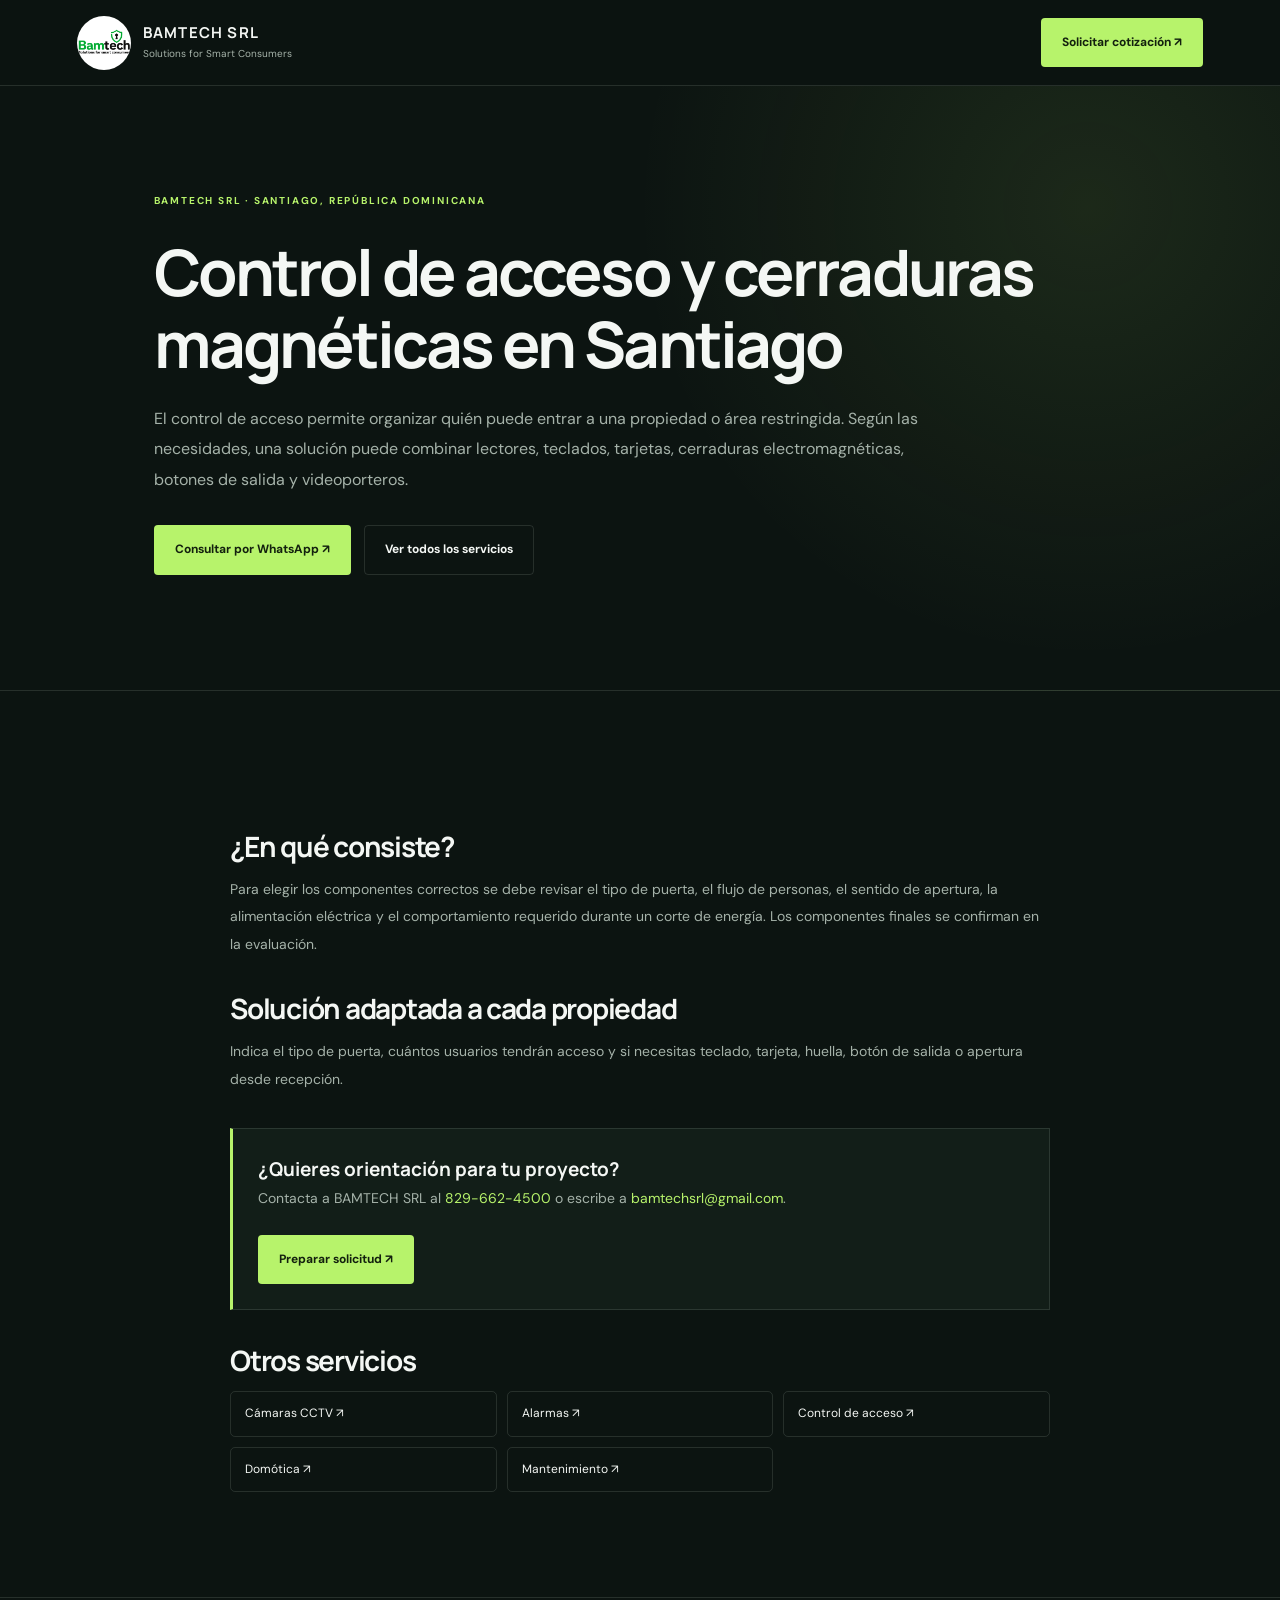
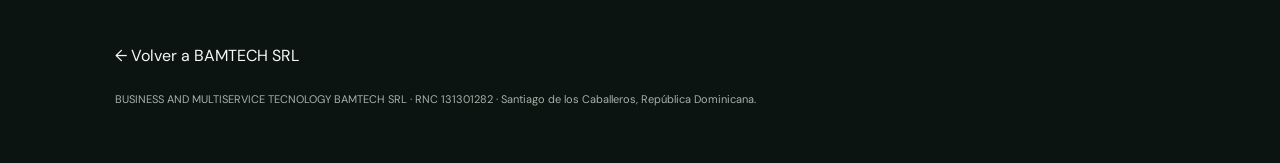
<file: servicios/control-de-acceso.html>
<!doctype html><html lang="es"><head><meta charset="utf-8"><meta name="viewport" content="width=device-width,initial-scale=1"><meta name="robots" content="index,follow,max-image-preview:large"><meta name="description" content="Soluciones de control de acceso, teclados, lectores, cerraduras magnéticas, botones de salida y videoporteros para empresas y residencias con BAMTECH SRL."><link rel="canonical" href="https://bamtechsrl.com/servicios/control-de-acceso.html"><meta name="theme-color" content="#0c1713"><meta property="og:type" content="website"><meta property="og:locale" content="es_DO"><meta property="og:site_name" content="BAMTECH SRL"><meta property="og:title" content="Control de acceso y cerraduras magnéticas en Santiago"><meta property="og:description" content="Soluciones de control de acceso, teclados, lectores, cerraduras magnéticas, botones de salida y videoporteros para empresas y residencias con BAMTECH SRL."><meta property="og:url" content="https://bamtechsrl.com/servicios/control-de-acceso.html"><title>Control de acceso y cerraduras magnéticas en Santiago</title><link rel="icon" href="../img/logo-bamtech.png"><link rel="stylesheet" href="../estilos.css"><script type="application/ld+json">{"@context": "https://schema.org", "@type": "Service", "name": "Control de acceso", "serviceType": "Control de acceso", "description": "Soluciones de control de acceso, teclados, lectores, cerraduras magnéticas, botones de salida y videoporteros para empresas y residencias con BAMTECH SRL.", "provider": {"@type": "LocalBusiness", "@id": "https://bamtechsrl.com/#business", "name": "BAMTECH SRL", "url": "https://bamtechsrl.com/", "telephone": "+1-829-662-4500", "email": "bamtechsrl@gmail.com", "address": {"@type": "PostalAddress", "streetAddress": "Calle 7-D, No. 02, sector Villa Olga", "addressLocality": "Santiago de los Caballeros", "addressRegion": "Santiago", "addressCountry": "DO"}}, "areaServed": {"@type": "City", "name": "Santiago de los Caballeros, República Dominicana"}}</script></head><body><header class="header"><a class="brand" href="../index.html"><img src="../img/logo-bamtech.png" alt="Logo original BAMTECH SRL"><span><b>BAMTECH SRL</b><small>Solutions for Smart Consumers</small></span></a><a class="button primary" href="../index.html#cotizar">Solicitar cotización ↗</a></header><main><section class="detail-hero"><span class="eyebrow">BAMTECH SRL · SANTIAGO, REPÚBLICA DOMINICANA</span><h1>Control de acceso y cerraduras magnéticas en Santiago</h1><p>El control de acceso permite organizar quién puede entrar a una propiedad o área restringida. Según las necesidades, una solución puede combinar lectores, teclados, tarjetas, cerraduras electromagnéticas, botones de salida y videoporteros.</p><div class="hero-actions"><a class="button primary" href="https://wa.me/18296624500?text=Hola%20BAMTECH%20SRL%2C%20deseo%20informaci%C3%B3n%20sobre%20Control%20de%20acceso.">Consultar por WhatsApp ↗</a><a class="button ghost" href="../index.html#servicios">Ver todos los servicios</a></div></section><section class="section detail-content"><article><h2>¿En qué consiste?</h2><p>Para elegir los componentes correctos se debe revisar el tipo de puerta, el flujo de personas, el sentido de apertura, la alimentación eléctrica y el comportamiento requerido durante un corte de energía. Los componentes finales se confirman en la evaluación.</p><h2>Solución adaptada a cada propiedad</h2><p>Indica el tipo de puerta, cuántos usuarios tendrán acceso y si necesitas teclado, tarjeta, huella, botón de salida o apertura desde recepción.</p><div class="detail-callout"><b>¿Quieres orientación para tu proyecto?</b><p>Contacta a BAMTECH SRL al <a href="tel:+18296624500">829-662-4500</a> o escribe a <a href="mailto:bamtechsrl@gmail.com">bamtechsrl@gmail.com</a>.</p><a class="button primary" href="../index.html#cotizar">Preparar solicitud ↗</a></div><h2>Otros servicios</h2><div class="guide-links"><a href="camaras-cctv.html">Cámaras CCTV ↗</a><a href="sistemas-de-alarma.html">Alarmas ↗</a><a href="control-de-acceso.html">Control de acceso ↗</a><a href="domotica-automatizacion.html">Domótica ↗</a><a href="mantenimiento-seguridad.html">Mantenimiento ↗</a></div></article></section></main><footer class="footer"><a href="../index.html">← Volver a BAMTECH SRL</a><p>BUSINESS AND MULTISERVICE TECNOLOGY BAMTECH SRL · RNC 131301282 · Santiago de los Caballeros, República Dominicana.</p></footer></body></html>
</file>
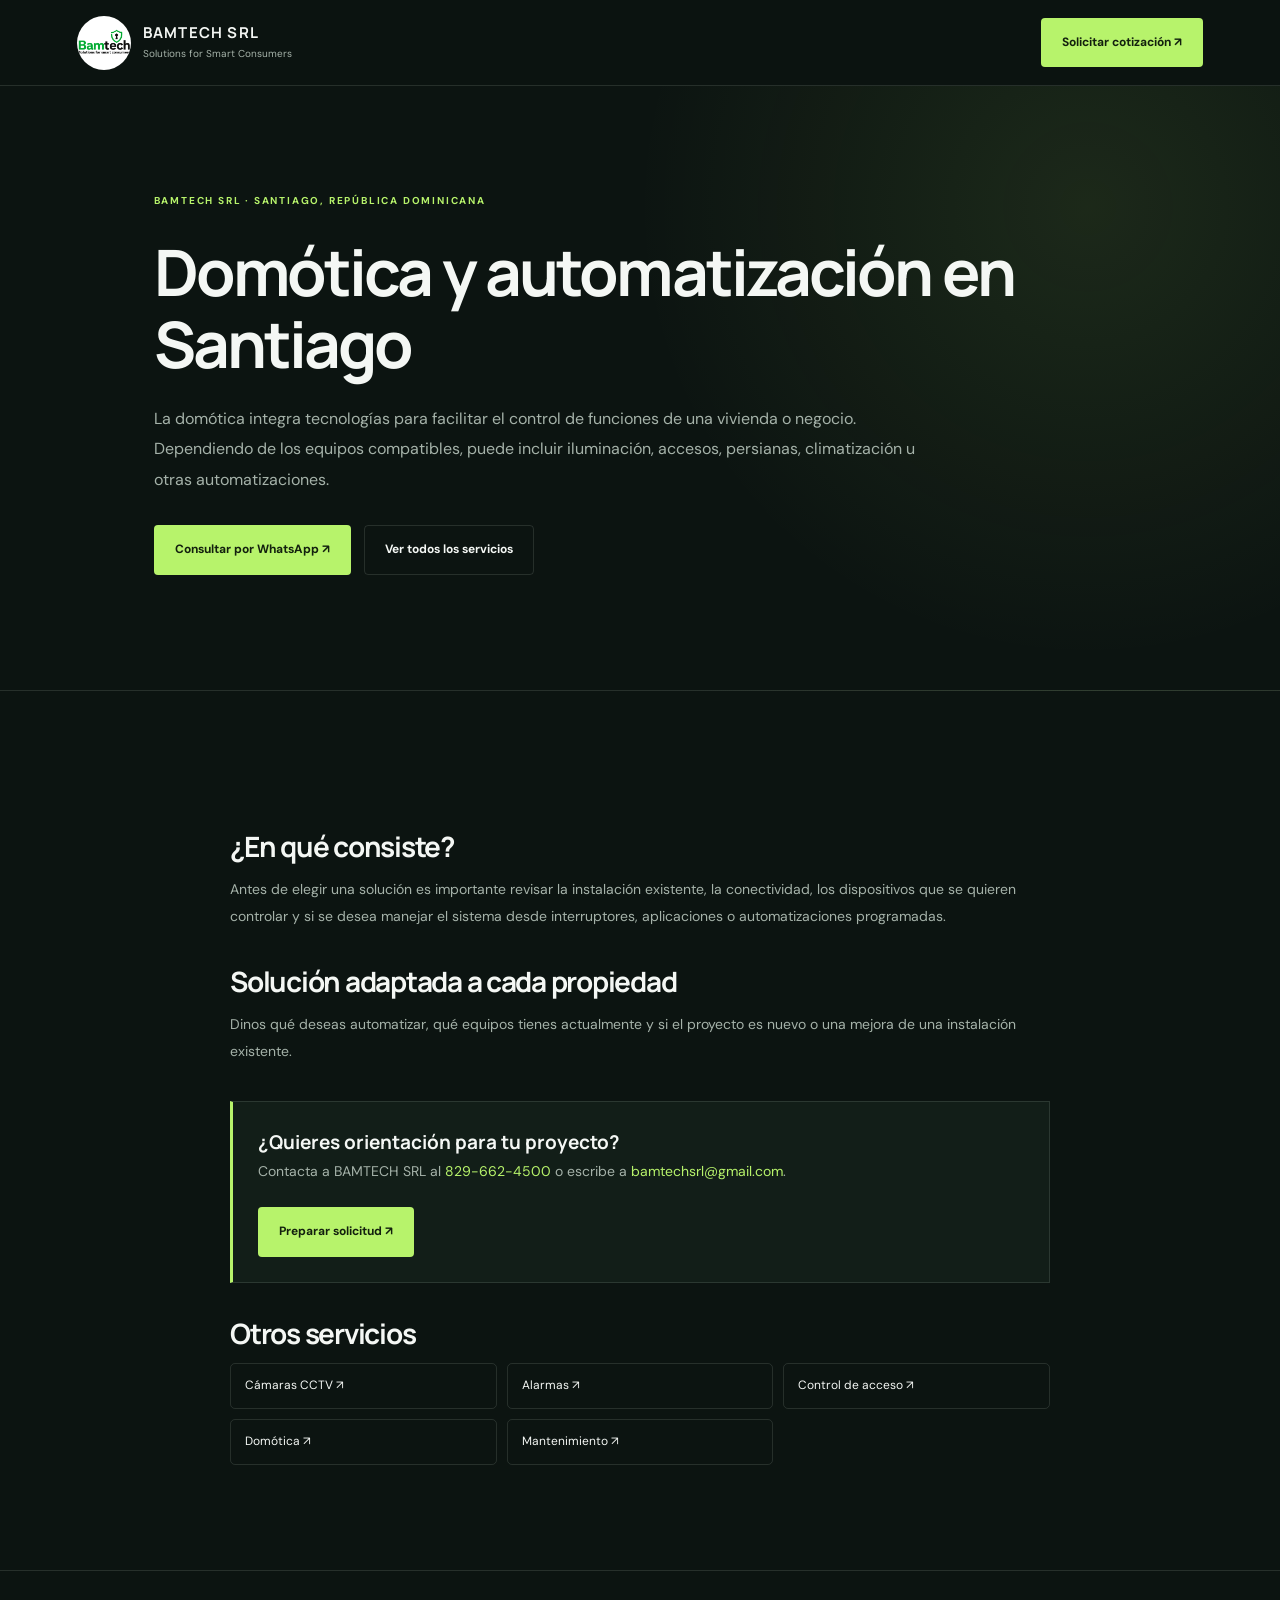
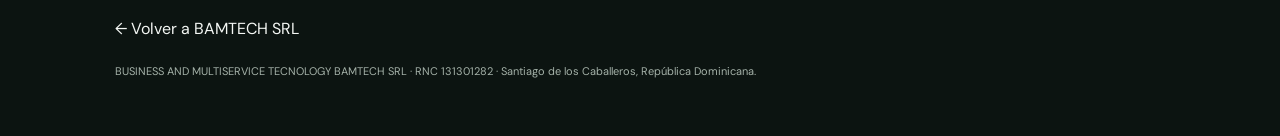
<file: servicios/domotica-automatizacion.html>
<!doctype html><html lang="es"><head><meta charset="utf-8"><meta name="viewport" content="width=device-width,initial-scale=1"><meta name="robots" content="index,follow,max-image-preview:large"><meta name="description" content="Automatización y domótica para viviendas y negocios en Santiago de los Caballeros. Evalúa con BAMTECH SRL opciones de control inteligente y equipos compatibles."><link rel="canonical" href="https://bamtechsrl.com/servicios/domotica-automatizacion.html"><meta name="theme-color" content="#0c1713"><meta property="og:type" content="website"><meta property="og:locale" content="es_DO"><meta property="og:site_name" content="BAMTECH SRL"><meta property="og:title" content="Domótica y automatización en Santiago | BAMTECH SRL"><meta property="og:description" content="Automatización y domótica para viviendas y negocios en Santiago de los Caballeros. Evalúa con BAMTECH SRL opciones de control inteligente y equipos compatibles."><meta property="og:url" content="https://bamtechsrl.com/servicios/domotica-automatizacion.html"><title>Domótica y automatización en Santiago | BAMTECH SRL</title><link rel="icon" href="../img/logo-bamtech.png"><link rel="stylesheet" href="../estilos.css"><script type="application/ld+json">{"@context": "https://schema.org", "@type": "Service", "name": "Domótica y automatización", "serviceType": "Domótica y automatización", "description": "Automatización y domótica para viviendas y negocios en Santiago de los Caballeros. Evalúa con BAMTECH SRL opciones de control inteligente y equipos compatibles.", "provider": {"@type": "LocalBusiness", "@id": "https://bamtechsrl.com/#business", "name": "BAMTECH SRL", "url": "https://bamtechsrl.com/", "telephone": "+1-829-662-4500", "email": "bamtechsrl@gmail.com", "address": {"@type": "PostalAddress", "streetAddress": "Calle 7-D, No. 02, sector Villa Olga", "addressLocality": "Santiago de los Caballeros", "addressRegion": "Santiago", "addressCountry": "DO"}}, "areaServed": {"@type": "City", "name": "Santiago de los Caballeros, República Dominicana"}}</script></head><body><header class="header"><a class="brand" href="../index.html"><img src="../img/logo-bamtech.png" alt="Logo original BAMTECH SRL"><span><b>BAMTECH SRL</b><small>Solutions for Smart Consumers</small></span></a><a class="button primary" href="../index.html#cotizar">Solicitar cotización ↗</a></header><main><section class="detail-hero"><span class="eyebrow">BAMTECH SRL · SANTIAGO, REPÚBLICA DOMINICANA</span><h1>Domótica y automatización en Santiago</h1><p>La domótica integra tecnologías para facilitar el control de funciones de una vivienda o negocio. Dependiendo de los equipos compatibles, puede incluir iluminación, accesos, persianas, climatización u otras automatizaciones.</p><div class="hero-actions"><a class="button primary" href="https://wa.me/18296624500?text=Hola%20BAMTECH%20SRL%2C%20deseo%20informaci%C3%B3n%20sobre%20Dom%C3%B3tica%20y%20automatizaci%C3%B3n.">Consultar por WhatsApp ↗</a><a class="button ghost" href="../index.html#servicios">Ver todos los servicios</a></div></section><section class="section detail-content"><article><h2>¿En qué consiste?</h2><p>Antes de elegir una solución es importante revisar la instalación existente, la conectividad, los dispositivos que se quieren controlar y si se desea manejar el sistema desde interruptores, aplicaciones o automatizaciones programadas.</p><h2>Solución adaptada a cada propiedad</h2><p>Dinos qué deseas automatizar, qué equipos tienes actualmente y si el proyecto es nuevo o una mejora de una instalación existente.</p><div class="detail-callout"><b>¿Quieres orientación para tu proyecto?</b><p>Contacta a BAMTECH SRL al <a href="tel:+18296624500">829-662-4500</a> o escribe a <a href="mailto:bamtechsrl@gmail.com">bamtechsrl@gmail.com</a>.</p><a class="button primary" href="../index.html#cotizar">Preparar solicitud ↗</a></div><h2>Otros servicios</h2><div class="guide-links"><a href="camaras-cctv.html">Cámaras CCTV ↗</a><a href="sistemas-de-alarma.html">Alarmas ↗</a><a href="control-de-acceso.html">Control de acceso ↗</a><a href="domotica-automatizacion.html">Domótica ↗</a><a href="mantenimiento-seguridad.html">Mantenimiento ↗</a></div></article></section></main><footer class="footer"><a href="../index.html">← Volver a BAMTECH SRL</a><p>BUSINESS AND MULTISERVICE TECNOLOGY BAMTECH SRL · RNC 131301282 · Santiago de los Caballeros, República Dominicana.</p></footer></body></html>
</file>
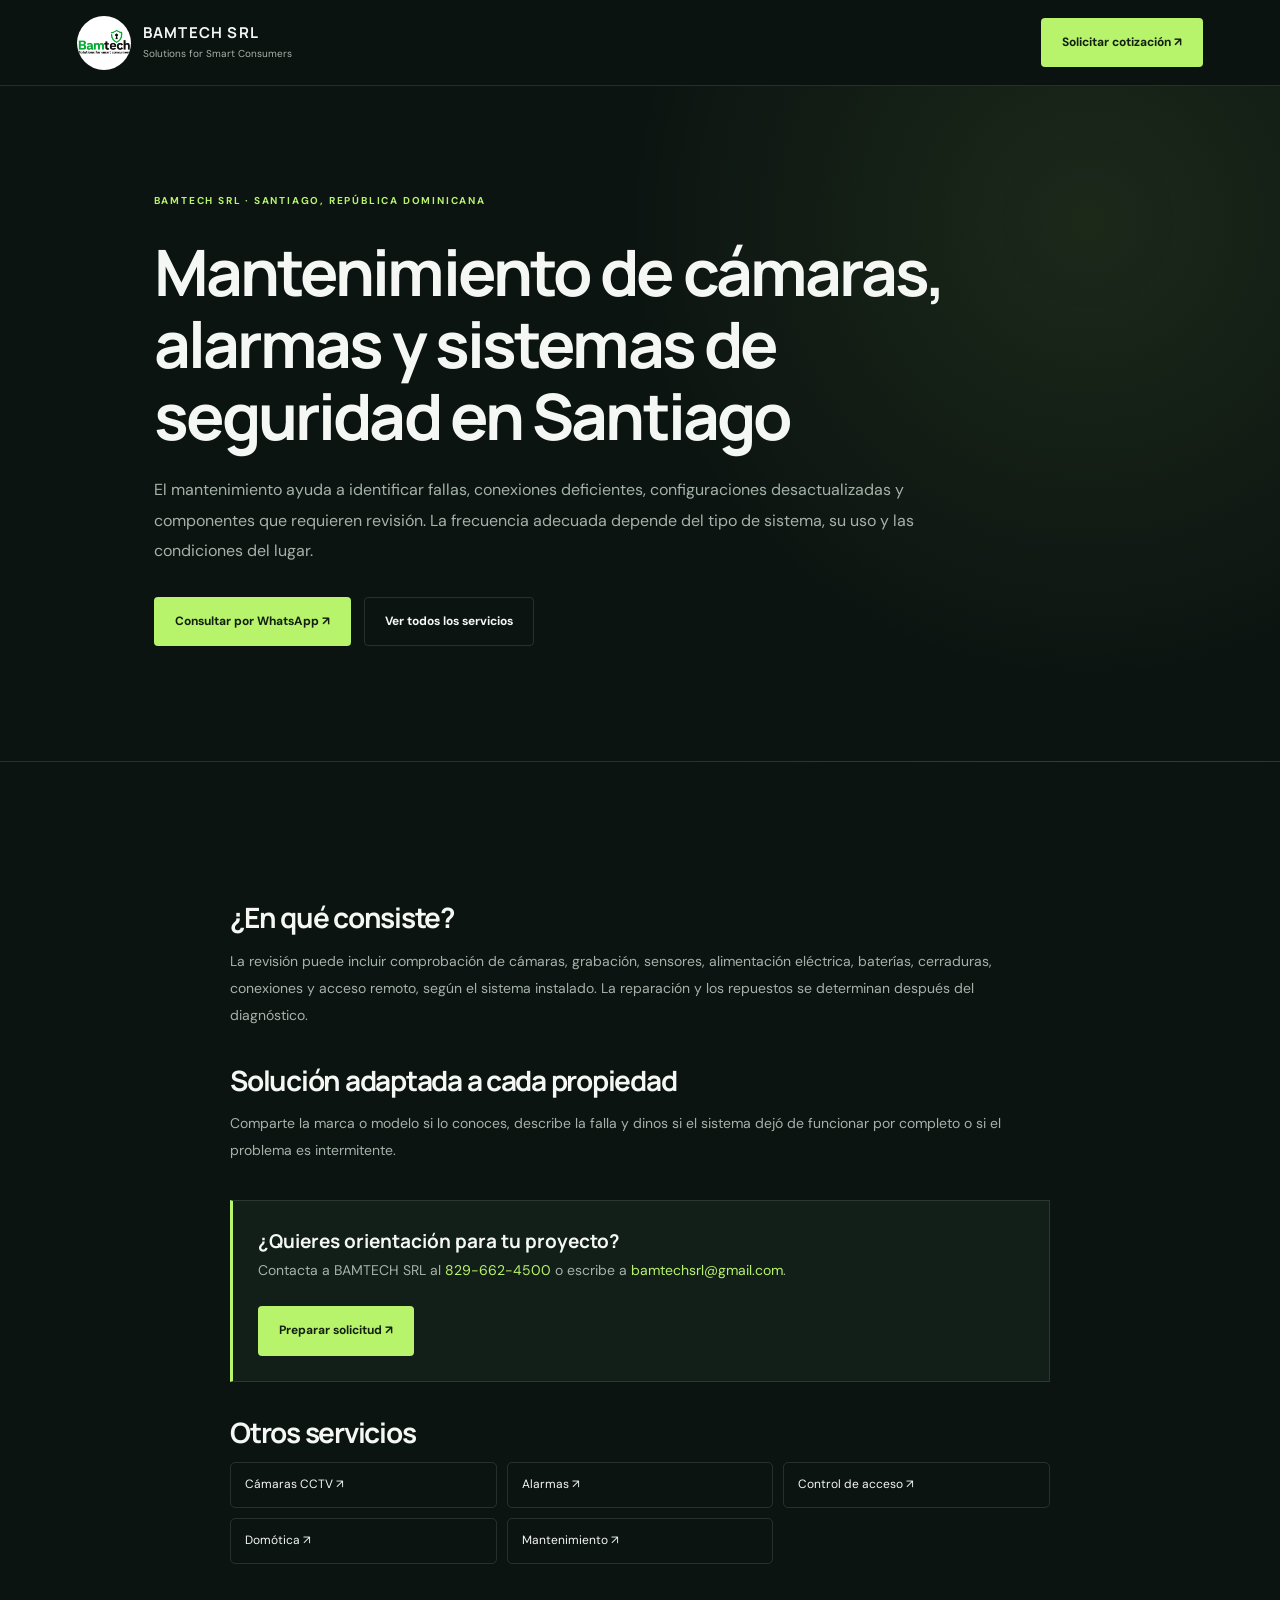
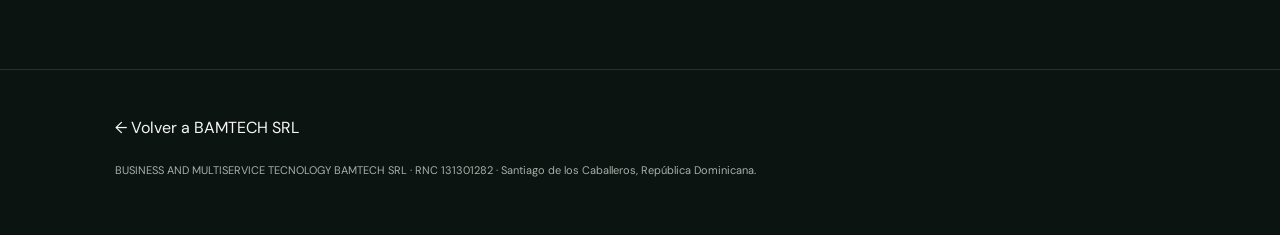
<file: servicios/mantenimiento-seguridad.html>
<!doctype html><html lang="es"><head><meta charset="utf-8"><meta name="viewport" content="width=device-width,initial-scale=1"><meta name="robots" content="index,follow,max-image-preview:large"><meta name="description" content="Mantenimiento, revisión y diagnóstico de cámaras CCTV, alarmas, control de acceso y sistemas de automatización en Santiago, República Dominicana. Contacta a BAMTECH SRL."><link rel="canonical" href="https://bamtechsrl.com/servicios/mantenimiento-seguridad.html"><meta name="theme-color" content="#0c1713"><meta property="og:type" content="website"><meta property="og:locale" content="es_DO"><meta property="og:site_name" content="BAMTECH SRL"><meta property="og:title" content="Mantenimiento de cámaras, alarmas y sistemas de seguridad en Santiago"><meta property="og:description" content="Mantenimiento, revisión y diagnóstico de cámaras CCTV, alarmas, control de acceso y sistemas de automatización en Santiago, República Dominicana. Contacta a BAMTECH SRL."><meta property="og:url" content="https://bamtechsrl.com/servicios/mantenimiento-seguridad.html"><title>Mantenimiento de cámaras, alarmas y sistemas de seguridad en Santiago</title><link rel="icon" href="../img/logo-bamtech.png"><link rel="stylesheet" href="../estilos.css"><script type="application/ld+json">{"@context": "https://schema.org", "@type": "Service", "name": "Mantenimiento técnico", "serviceType": "Mantenimiento técnico", "description": "Mantenimiento, revisión y diagnóstico de cámaras CCTV, alarmas, control de acceso y sistemas de automatización en Santiago, República Dominicana. Contacta a BAMTECH SRL.", "provider": {"@type": "LocalBusiness", "@id": "https://bamtechsrl.com/#business", "name": "BAMTECH SRL", "url": "https://bamtechsrl.com/", "telephone": "+1-829-662-4500", "email": "bamtechsrl@gmail.com", "address": {"@type": "PostalAddress", "streetAddress": "Calle 7-D, No. 02, sector Villa Olga", "addressLocality": "Santiago de los Caballeros", "addressRegion": "Santiago", "addressCountry": "DO"}}, "areaServed": {"@type": "City", "name": "Santiago de los Caballeros, República Dominicana"}}</script></head><body><header class="header"><a class="brand" href="../index.html"><img src="../img/logo-bamtech.png" alt="Logo original BAMTECH SRL"><span><b>BAMTECH SRL</b><small>Solutions for Smart Consumers</small></span></a><a class="button primary" href="../index.html#cotizar">Solicitar cotización ↗</a></header><main><section class="detail-hero"><span class="eyebrow">BAMTECH SRL · SANTIAGO, REPÚBLICA DOMINICANA</span><h1>Mantenimiento de cámaras, alarmas y sistemas de seguridad en Santiago</h1><p>El mantenimiento ayuda a identificar fallas, conexiones deficientes, configuraciones desactualizadas y componentes que requieren revisión. La frecuencia adecuada depende del tipo de sistema, su uso y las condiciones del lugar.</p><div class="hero-actions"><a class="button primary" href="https://wa.me/18296624500?text=Hola%20BAMTECH%20SRL%2C%20deseo%20informaci%C3%B3n%20sobre%20Mantenimiento%20t%C3%A9cnico.">Consultar por WhatsApp ↗</a><a class="button ghost" href="../index.html#servicios">Ver todos los servicios</a></div></section><section class="section detail-content"><article><h2>¿En qué consiste?</h2><p>La revisión puede incluir comprobación de cámaras, grabación, sensores, alimentación eléctrica, baterías, cerraduras, conexiones y acceso remoto, según el sistema instalado. La reparación y los repuestos se determinan después del diagnóstico.</p><h2>Solución adaptada a cada propiedad</h2><p>Comparte la marca o modelo si lo conoces, describe la falla y dinos si el sistema dejó de funcionar por completo o si el problema es intermitente.</p><div class="detail-callout"><b>¿Quieres orientación para tu proyecto?</b><p>Contacta a BAMTECH SRL al <a href="tel:+18296624500">829-662-4500</a> o escribe a <a href="mailto:bamtechsrl@gmail.com">bamtechsrl@gmail.com</a>.</p><a class="button primary" href="../index.html#cotizar">Preparar solicitud ↗</a></div><h2>Otros servicios</h2><div class="guide-links"><a href="camaras-cctv.html">Cámaras CCTV ↗</a><a href="sistemas-de-alarma.html">Alarmas ↗</a><a href="control-de-acceso.html">Control de acceso ↗</a><a href="domotica-automatizacion.html">Domótica ↗</a><a href="mantenimiento-seguridad.html">Mantenimiento ↗</a></div></article></section></main><footer class="footer"><a href="../index.html">← Volver a BAMTECH SRL</a><p>BUSINESS AND MULTISERVICE TECNOLOGY BAMTECH SRL · RNC 131301282 · Santiago de los Caballeros, República Dominicana.</p></footer></body></html>
</file>
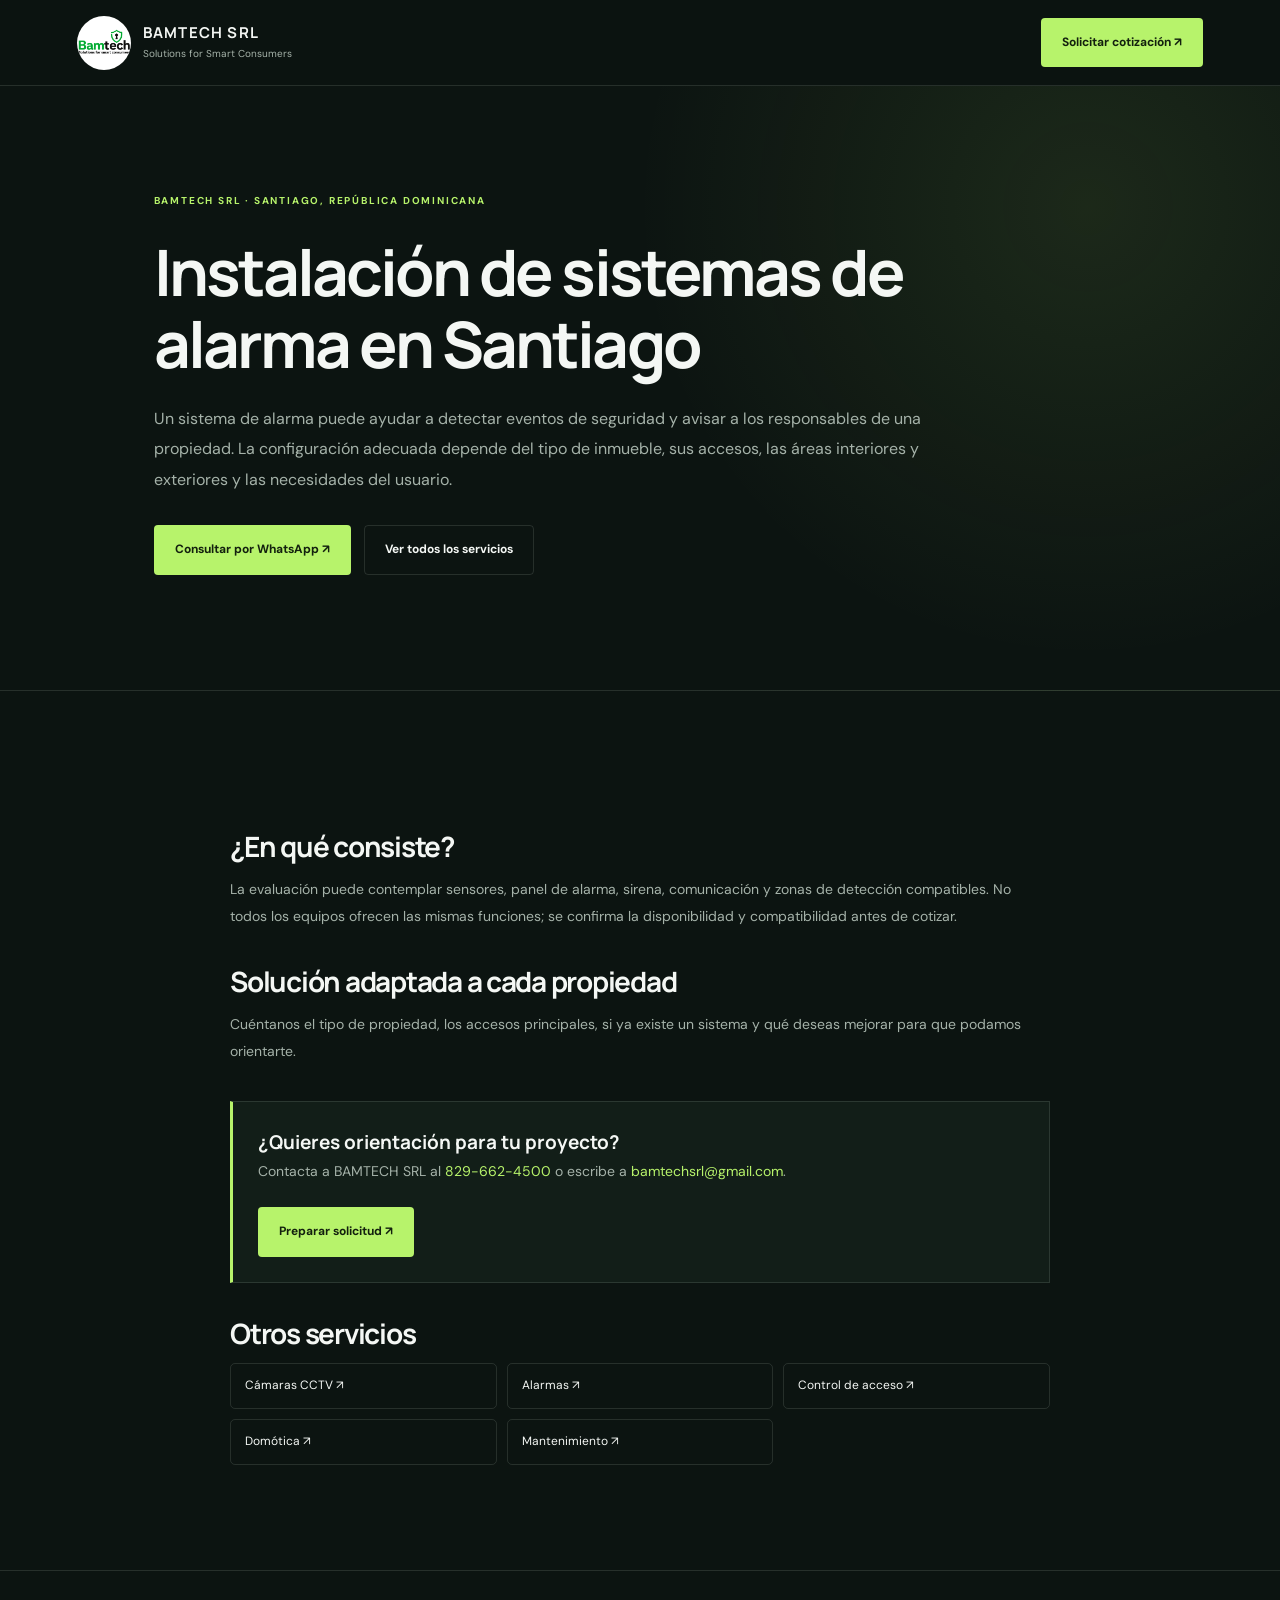
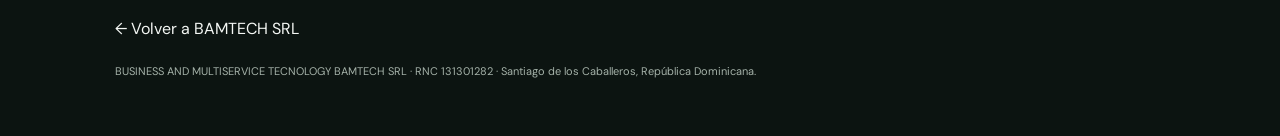
<file: servicios/sistemas-de-alarma.html>
<!doctype html><html lang="es"><head><meta charset="utf-8"><meta name="viewport" content="width=device-width,initial-scale=1"><meta name="robots" content="index,follow,max-image-preview:large"><meta name="description" content="Sistemas de alarma para viviendas y negocios en Santiago, República Dominicana. Consulta con BAMTECH SRL opciones de detección, configuración, ampliación y mantenimiento."><link rel="canonical" href="https://bamtechsrl.com/servicios/sistemas-de-alarma.html"><meta name="theme-color" content="#0c1713"><meta property="og:type" content="website"><meta property="og:locale" content="es_DO"><meta property="og:site_name" content="BAMTECH SRL"><meta property="og:title" content="Instalación de sistemas de alarma en Santiago | BAMTECH"><meta property="og:description" content="Sistemas de alarma para viviendas y negocios en Santiago, República Dominicana. Consulta con BAMTECH SRL opciones de detección, configuración, ampliación y mantenimiento."><meta property="og:url" content="https://bamtechsrl.com/servicios/sistemas-de-alarma.html"><title>Instalación de sistemas de alarma en Santiago | BAMTECH</title><link rel="icon" href="../img/logo-bamtech.png"><link rel="stylesheet" href="../estilos.css"><script type="application/ld+json">{"@context": "https://schema.org", "@type": "Service", "name": "Sistemas de alarma", "serviceType": "Sistemas de alarma", "description": "Sistemas de alarma para viviendas y negocios en Santiago, República Dominicana. Consulta con BAMTECH SRL opciones de detección, configuración, ampliación y mantenimiento.", "provider": {"@type": "LocalBusiness", "@id": "https://bamtechsrl.com/#business", "name": "BAMTECH SRL", "url": "https://bamtechsrl.com/", "telephone": "+1-829-662-4500", "email": "bamtechsrl@gmail.com", "address": {"@type": "PostalAddress", "streetAddress": "Calle 7-D, No. 02, sector Villa Olga", "addressLocality": "Santiago de los Caballeros", "addressRegion": "Santiago", "addressCountry": "DO"}}, "areaServed": {"@type": "City", "name": "Santiago de los Caballeros, República Dominicana"}}</script></head><body><header class="header"><a class="brand" href="../index.html"><img src="../img/logo-bamtech.png" alt="Logo original BAMTECH SRL"><span><b>BAMTECH SRL</b><small>Solutions for Smart Consumers</small></span></a><a class="button primary" href="../index.html#cotizar">Solicitar cotización ↗</a></header><main><section class="detail-hero"><span class="eyebrow">BAMTECH SRL · SANTIAGO, REPÚBLICA DOMINICANA</span><h1>Instalación de sistemas de alarma en Santiago</h1><p>Un sistema de alarma puede ayudar a detectar eventos de seguridad y avisar a los responsables de una propiedad. La configuración adecuada depende del tipo de inmueble, sus accesos, las áreas interiores y exteriores y las necesidades del usuario.</p><div class="hero-actions"><a class="button primary" href="https://wa.me/18296624500?text=Hola%20BAMTECH%20SRL%2C%20deseo%20informaci%C3%B3n%20sobre%20Sistemas%20de%20alarma.">Consultar por WhatsApp ↗</a><a class="button ghost" href="../index.html#servicios">Ver todos los servicios</a></div></section><section class="section detail-content"><article><h2>¿En qué consiste?</h2><p>La evaluación puede contemplar sensores, panel de alarma, sirena, comunicación y zonas de detección compatibles. No todos los equipos ofrecen las mismas funciones; se confirma la disponibilidad y compatibilidad antes de cotizar.</p><h2>Solución adaptada a cada propiedad</h2><p>Cuéntanos el tipo de propiedad, los accesos principales, si ya existe un sistema y qué deseas mejorar para que podamos orientarte.</p><div class="detail-callout"><b>¿Quieres orientación para tu proyecto?</b><p>Contacta a BAMTECH SRL al <a href="tel:+18296624500">829-662-4500</a> o escribe a <a href="mailto:bamtechsrl@gmail.com">bamtechsrl@gmail.com</a>.</p><a class="button primary" href="../index.html#cotizar">Preparar solicitud ↗</a></div><h2>Otros servicios</h2><div class="guide-links"><a href="camaras-cctv.html">Cámaras CCTV ↗</a><a href="sistemas-de-alarma.html">Alarmas ↗</a><a href="control-de-acceso.html">Control de acceso ↗</a><a href="domotica-automatizacion.html">Domótica ↗</a><a href="mantenimiento-seguridad.html">Mantenimiento ↗</a></div></article></section></main><footer class="footer"><a href="../index.html">← Volver a BAMTECH SRL</a><p>BUSINESS AND MULTISERVICE TECNOLOGY BAMTECH SRL · RNC 131301282 · Santiago de los Caballeros, República Dominicana.</p></footer></body></html>
</file>
<file: estilos.css>
@import url('https://fonts.googleapis.com/css2?family=DM+Sans:wght@400;500;600;700&family=Manrope:wght@400;500;600;700;800&display=swap');
:root{--bg:#0c1411;--panel:#121e18;--panel2:#18271f;--text:#f4f7f4;--muted:#a5b2a9;--line:rgba(224,241,228,.12);--green:#b7f36b;--green2:#85c83e;--white:#fff;--shadow:0 24px 70px #0003}*{box-sizing:border-box}html{scroll-behavior:smooth;scroll-padding-top:92px}body{margin:0;background:var(--bg);color:var(--text);font-family:'DM Sans',Arial,sans-serif;line-height:1.65;transition:background .3s,color .3s}a{color:inherit;text-decoration:none}button,input,textarea,select{font:inherit}button{cursor:pointer}.header{height:86px;padding:0 clamp(20px,6vw,90px);display:flex;align-items:center;justify-content:space-between;border-bottom:1px solid var(--line);position:sticky;top:0;background:color-mix(in srgb,var(--bg) 92%,transparent);backdrop-filter:blur(18px);z-index:50}.brand{display:flex;align-items:center;gap:12px;min-width:210px}.brand img{width:54px;height:54px;object-fit:contain;border-radius:50%;background:#fff}.brand span{display:flex;flex-direction:column;line-height:1.25}.brand b{font-family:Manrope,sans-serif;letter-spacing:.08em;font-size:15px}.brand small{font-size:10px;color:var(--muted);margin-top:5px}.nav{display:flex;align-items:center;gap:clamp(14px,2vw,30px);font-size:12px;color:var(--muted)}.nav>a:not(.nav-cta):hover{color:var(--green)}.nav-cta{background:var(--green);color:#14200f;padding:12px 17px;border-radius:4px;font-weight:700}.theme,.menu-toggle{background:transparent;color:var(--text);border:1px solid var(--line);border-radius:50%;width:38px;height:38px}.menu-toggle{display:none}.hero{position:relative;overflow:hidden;min-height:650px;padding:clamp(65px,9vw,130px) clamp(20px,9vw,140px) 80px;display:grid;grid-template-columns:1.05fr .95fr;gap:5vw;align-items:center}.hero-grid{position:absolute;inset:0;background-image:linear-gradient(var(--line) 1px,transparent 1px),linear-gradient(90deg,var(--line) 1px,transparent 1px);background-size:70px 70px;mask-image:linear-gradient(90deg,transparent,#000 70%);opacity:.25;pointer-events:none}.hero-copy,.hero-visual{position:relative;z-index:1}.eyebrow{font-size:10px;letter-spacing:.18em;font-weight:700;color:var(--green);display:inline-flex;align-items:center;gap:10px}.eyebrow i{width:7px;height:7px;border-radius:50%;background:var(--green);box-shadow:0 0 16px var(--green)}h1,h2,h3,p{margin-top:0}h1,h2,h3{font-family:Manrope,Arial,sans-serif;line-height:1.12;letter-spacing:-.045em}h1{font-size:clamp(43px,5.4vw,76px);margin:25px 0}h1 em,h2 em{font-style:normal;color:var(--green)}.hero-copy>p{color:var(--muted);max-width:580px;font-size:15px;line-height:1.9}.hero-actions{display:flex;flex-wrap:wrap;gap:13px;margin:30px 0}.button{display:inline-flex;align-items:center;justify-content:center;gap:22px;padding:14px 20px;border:1px solid transparent;border-radius:4px;font-size:12px;font-weight:700;transition:transform .2s,background .2s}.button:hover{transform:translateY(-3px)}.primary{background:var(--green);color:#13200e}.primary:hover{background:#d0ff9b}.ghost{border-color:var(--line);color:var(--text)}.hero-meta{display:flex;gap:24px;flex-wrap:wrap;font-size:11px;color:var(--muted)}.hero-meta a:hover{color:var(--green)}.hero-visual{min-height:390px;display:grid;place-items:center}.visual-frame{width:min(100%,430px);aspect-ratio:1;position:relative;display:grid;place-items:center}.visual-frame:before{content:'';position:absolute;inset:12%;border-radius:50%;background:radial-gradient(circle,#b7f36b1c,transparent 70%)}.visual-orbit{position:absolute;border:1px solid #b7f36b42;border-radius:50%;inset:9%;animation:spin 28s linear infinite}.orbit-two{inset:20%;border-style:dashed;animation-direction:reverse;animation-duration:40s}.visual-orbit:after{content:'';position:absolute;width:10px;height:10px;border-radius:50%;background:var(--green);top:13%;left:12%;box-shadow:0 0 20px var(--green)}.visual-center{width:43%;aspect-ratio:1;border:1px solid #b7f36b77;border-radius:30%;background:linear-gradient(145deg,#233a2a,#0b130f);display:flex;flex-direction:column;align-items:center;justify-content:center;box-shadow:0 0 70px #b7f36b14;transform:rotate(-7deg)}.shield{font-size:85px;color:var(--green);line-height:1}.visual-center span{font-size:10px;letter-spacing:.2em;text-align:center;font-weight:800;line-height:1.5}.float-card{position:absolute;display:flex;align-items:center;gap:12px;padding:14px 17px;background:var(--panel2);border:1px solid var(--line);box-shadow:var(--shadow);border-radius:8px}.float-card b,.float-card small{display:block}.float-card b{font-size:11px}.float-card small{font-size:9px;color:var(--muted)}.card-top{top:17%;right:-1%}.card-bottom{bottom:15%;left:-2%}.status-dot{width:9px;height:9px;background:var(--green);border-radius:50%}.mini-icon{color:var(--green);font-size:22px}.visual-caption{position:absolute;bottom:-2px;font-size:9px;letter-spacing:.2em;color:var(--muted)}.ticker{display:flex;align-items:center;justify-content:space-around;gap:20px;flex-wrap:wrap;padding:22px 5vw;background:var(--green);color:#17220f;font-size:10px;letter-spacing:.13em;font-weight:800}.ticker b{font-size:17px}.section{padding:105px clamp(20px,9vw,140px)}.section-head{display:flex;align-items:end;justify-content:space-between;gap:30px;margin-bottom:45px}.section-head h2,.about-copy h2,.quote-intro h2{font-size:clamp(32px,4vw,53px);margin:15px 0 0}.section-head>p{max-width:390px;color:var(--muted);font-size:13px;margin-bottom:4px}.filters{display:flex;gap:9px;flex-wrap:wrap;margin-bottom:24px}.filter{background:transparent;border:1px solid var(--line);color:var(--muted);padding:9px 15px;border-radius:3px;font-size:11px}.filter.active,.filter:hover{background:var(--green);border-color:var(--green);color:#15200f}.service-grid{display:grid;grid-template-columns:repeat(4,1fr);gap:14px}.service-card{background:var(--panel);border:1px solid var(--line);padding:25px 23px;min-height:275px;transition:transform .25s,border-color .25s;display:flex;flex-direction:column;align-items:flex-start}.service-card:hover{transform:translateY(-6px);border-color:#b7f36b77}.service-icon{width:52px;height:52px;display:grid;place-items:center;border:1px solid #b7f36b4d;border-radius:8px;color:var(--green);margin-bottom:24px;background:linear-gradient(145deg,#b7f36b0d,transparent)}.service-icon svg{width:29px;height:29px;fill:none;stroke:currentColor;stroke-width:1.7;stroke-linecap:round;stroke-linejoin:round}.number{font-size:9px;letter-spacing:.13em;color:var(--green)}.service-card h3{font-size:19px;margin:10px 0}.service-card p{font-size:12px;color:var(--muted);line-height:1.8}.text-link{background:none;border:0;padding:0;color:var(--green);font-size:11px;font-weight:700;margin-top:auto}.text-link:hover{text-decoration:underline}.featured{background:#18291c}.brands-section{background:#101a15;padding:100px clamp(20px,9vw,140px)}.brand-grid{display:grid;grid-template-columns:repeat(5,minmax(0,1fr));gap:22px 16px;align-items:start}.brand-tile{min-height:0;background:transparent;border:0;border-radius:0;display:flex;align-items:center;justify-content:flex-start;flex-direction:column;gap:10px;padding:0;text-decoration:none;transition:transform .22s;box-shadow:none}.brand-tile:hover{transform:translateY(-5px)}.brand-logo-circle{width:112px;height:112px;max-width:100%;aspect-ratio:1/1;background:#fff;border:1px solid #e4ebe6;border-radius:50%;display:flex;align-items:center;justify-content:center;padding:17px;overflow:hidden;box-shadow:0 8px 24px #0002;transition:border-color .2s,box-shadow .2s}.brand-tile:hover .brand-logo-circle{border-color:#6bc17a;box-shadow:0 12px 30px #0003}.brand-logo-circle img{display:block;width:100%;height:100%;max-width:100%;object-fit:contain}.brand-tile b{color:#f3f7f3!important;font-size:12px!important;line-height:1.35;text-align:center;font-weight:650;max-width:140px}.brand-tile.logo-missing .brand-logo-circle{border:1px dashed #b7c5bb}.brand-tile.logo-missing .brand-logo-circle:after{content:"Logo no disponible";color:#4a5c50;font-size:9px;text-align:center}.brand-tile:hover{transform:translateY(-4px)}.brand-tile img{max-width:100%;object-fit:contain}.brand-fallback{display:none}.brand-plus{font-size:30px;color:#263b2b}.brand-note,.small-note{font-size:10px;color:var(--muted);margin-top:20px}.about{display:grid;grid-template-columns:.85fr 1.15fr;gap:9vw;align-items:center}.about-visual{min-height:420px;position:relative;display:grid;place-items:center;background:radial-gradient(circle at 50% 40%,#b7f36b20,transparent 60%)}.about-panel{width:80%;min-height:350px;background:linear-gradient(145deg,#203629,#101b15);border:1px solid #b7f36b4b;padding:35px;display:flex;flex-direction:column;justify-content:center}.big-mark{font-family:Manrope,sans-serif;font-size:120px;font-weight:800;line-height:1;color:var(--green);letter-spacing:-.1em;margin:20px 0}.big-mark span{font-size:65px}.about-panel h3{font-size:24px}.about-panel p{font-size:12px;color:var(--muted)}.about-stamp{position:absolute;bottom:22px;right:-5px;background:var(--green);color:#17220f;padding:17px 22px;font-size:10px;line-height:1.5;font-weight:800;letter-spacing:.1em}.about-copy h2{margin:17px 0 25px}.about-copy>p{color:var(--muted);font-size:13px;line-height:1.95}.values{display:grid;grid-template-columns:1fr 1fr;gap:15px;margin:30px 0}.values div{display:flex;gap:12px;align-items:center;border-top:1px solid var(--line);padding-top:13px;font-size:11px}.values b{color:var(--green);font-size:10px}.project-section{background:#101a15}.project-grid{display:grid;grid-template-columns:repeat(3,1fr);gap:15px}.project-card{padding:30px;min-height:300px;display:flex;flex-direction:column;align-items:flex-start}.project-card>span{font-size:9px;letter-spacing:.15em}.project-symbol{font-size:45px;margin:25px 0}.project-card h3{font-size:22px}.project-card p{font-size:12px;line-height:1.8;opacity:.78}.project-card a{font-size:11px;font-weight:700;margin-top:auto}.project-dark{background:#192820;border:1px solid var(--line)}.project-green{background:var(--green);color:#17220f}.project-light{background:#e9eee9;color:#1a2a20}.quote-section{padding:100px clamp(20px,9vw,140px);background:#17261c;display:grid;grid-template-columns:.8fr 1.2fr;gap:8vw}.quote-intro h2{margin:18px 0 24px}.quote-intro>p{font-size:13px;color:var(--muted);line-height:1.9}.quote-contact{margin-top:35px;border-left:2px solid var(--green);padding-left:16px}.quote-contact span,.quote-contact b{display:block}.quote-contact span{font-size:10px;color:var(--muted)}.quote-contact b{font-size:14px;margin-top:5px}.quote-form{display:grid;grid-template-columns:1fr 1fr;gap:17px;background:var(--bg);border:1px solid var(--line);padding:30px}.quote-form label{font-size:11px;color:var(--muted);display:flex;flex-direction:column;gap:8px}.quote-form input,.quote-form select,.quote-form textarea{width:100%;background:var(--panel);border:1px solid var(--line);color:var(--text);padding:12px;border-radius:3px;outline:none;font-size:12px}.quote-form input:focus,.quote-form select:focus,.quote-form textarea:focus{border-color:var(--green)}.quote-form select option{background:var(--panel)}.full{grid-column:1/-1}.form-note{color:var(--muted);font-size:10px}.contact-grid{display:grid;grid-template-columns:.7fr 1.3fr;gap:30px}.contact-info{display:flex;flex-direction:column;align-items:flex-start}.contact-line{display:flex;flex-direction:column;gap:5px;border-bottom:1px solid var(--line);padding:20px 0;width:100%}.contact-line span{font-size:9px;letter-spacing:.15em;color:var(--green)}.contact-line b,.contact-line a{font-size:13px}.contact-line a:hover{color:var(--green)}.contact-line small{font-size:10px;color:var(--muted)}.contact-info .button{margin-top:25px}.map-wrap{position:relative;height:300px;min-height:0;width:100%;max-width:760px;justify-self:end;border:1px solid var(--line);border-radius:8px;overflow:hidden;background:var(--panel)}.map-wrap iframe{display:block;width:100%;height:300px;border:0;filter:saturate(.8)}.map-caption{position:absolute;bottom:15px;left:15px;background:var(--bg);border:1px solid var(--line);padding:12px 15px;display:flex;gap:12px;align-items:center}.map-caption>span{font-size:25px;color:var(--green)}.map-caption b,.map-caption small{display:block}.map-caption b{font-size:11px}.map-caption small{font-size:9px;color:var(--muted)}.footer{padding:45px clamp(20px,9vw,140px) 20px;border-top:1px solid var(--line)}.footer-brand img{width:45px;height:45px}.footer>p{font-size:11px;color:var(--muted);margin:20px 0 35px}.footer-bottom{display:flex;justify-content:space-between;gap:15px;border-top:1px solid var(--line);padding-top:18px;color:var(--muted);font-size:10px}.footer-bottom a:hover{color:var(--green)}.whatsapp-float{position:fixed;bottom:25px;right:25px;z-index:40;background:var(--green);color:#14200f;padding:13px 17px;border-radius:50px;box-shadow:0 8px 30px #0004;font-size:12px;font-weight:800;display:flex;align-items:center;gap:8px;transition:transform .2s}.whatsapp-float:hover{transform:translateY(-4px)}.back-top{position:fixed;right:31px;bottom:88px;z-index:40;width:38px;height:38px;border-radius:50%;border:1px solid var(--line);background:var(--panel2);color:var(--text);display:none}.back-top.show{display:block}.reveal{opacity:0;transform:translateY(18px);transition:opacity .7s,transform .7s}.reveal.visible{opacity:1;transform:none}body.light-mode{--bg:#f5f8f4;--panel:#fff;--panel2:#edf3eb;--text:#18251c;--muted:#637267;--line:rgba(24,48,30,.14);--green:#8acb42;--green2:#75b632;--shadow:0 24px 70px #17251a18}.light-mode .header{background:#f5f8f4eF}.light-mode .brands-section,.light-mode .project-section{background:#eaf0e8}.light-mode .quote-section{background:#e4eddf}.light-mode .about-panel{background:linear-gradient(145deg,#e5efdf,#f7faf5)}.light-mode .project-dark{background:#dfe9dc}.light-mode .project-green{background:#b7e989}.light-mode .project-light{background:#fff}.light-mode .brand-tile{box-shadow:0 4px 18px #2030200b}@keyframes spin{to{transform:rotate(360deg)}}@media(max-width:1000px){.nav{gap:12px}.nav>a{font-size:11px}.service-grid{grid-template-columns:repeat(2,1fr)}.brand-grid{grid-template-columns:repeat(4,1fr)}.hero{padding-left:6vw;padding-right:6vw}.section,.brands-section,.quote-section{padding-left:6vw;padding-right:6vw}}@media(max-width:760px){.header{height:72px;padding:0 20px}.brand{min-width:0}.brand img{width:44px;height:44px}.brand b{font-size:13px}.brand small{font-size:9px}.menu-toggle{display:block}.nav{display:none;position:absolute;top:71px;left:0;right:0;background:var(--bg);border-bottom:1px solid var(--line);padding:20px;flex-direction:column;align-items:stretch;gap:18px}.nav.open{display:flex}.nav>a{font-size:13px}.nav-cta{text-align:center}.theme{align-self:flex-start}.hero{grid-template-columns:1fr;padding-top:75px;gap:15px}.hero-visual{min-height:330px}.visual-frame{max-width:340px}.card-top{right:-4%}.card-bottom{left:-3%}.hero-meta{gap:12px}.ticker{justify-content:center;gap:12px;font-size:8px}.ticker span:nth-of-type(n+4),.ticker b:nth-of-type(n+3){display:none}.section,.brands-section,.quote-section{padding-top:70px;padding-bottom:70px}.section-head{align-items:flex-start;flex-direction:column;gap:15px;margin-bottom:30px}.section-head>p{margin:0}.service-grid{gap:10px}.service-card{padding:20px 17px;min-height:300px}.service-card h3{font-size:17px}.brand-grid{grid-template-columns:repeat(3,1fr);gap:8px}.brand-tile{min-height:88px;padding:10px}.brand-tile img{height:36px}.brand-fallback{font-size:12px}.about{grid-template-columns:1fr;gap:35px}.about-visual{min-height:350px}.about-panel{min-height:300px}.project-grid{grid-template-columns:1fr}.project-card{min-height:260px}.quote-section{grid-template-columns:1fr;gap:30px}.quote-form{padding:20px;gap:13px}.contact-grid{grid-template-columns:1fr}.map-wrap,.map-wrap iframe{min-height:0;height:250px}.footer-bottom{flex-direction:column}.whatsapp-float{right:15px;bottom:15px}.back-top{right:20px;bottom:78px}}@media(max-width:420px){h1{font-size:42px}.service-grid{grid-template-columns:1fr}.service-card{min-height:0}.brand-grid{grid-template-columns:repeat(2,1fr)}.quote-form{grid-template-columns:1fr}.quote-form label,.quote-form .full{grid-column:1/-1}.hero-actions .button{width:100%;justify-content:space-between}.visual-caption{font-size:8px}.about-stamp{right:0}.values{gap:10px}}
@media(prefers-reduced-motion:reduce){*,*::before,*::after{animation-duration:.01ms!important;scroll-behavior:auto!important;transition-duration:.01ms!important}}

/* Marcas: logotipos en círculos, con proporciones consistentes */
@media(max-width:900px){.brand-grid{grid-template-columns:repeat(4,minmax(0,1fr));gap:20px 12px}.brand-logo-circle{width:100px;height:100px}}
@media(max-width:560px){.brand-grid{grid-template-columns:repeat(3,minmax(0,1fr));gap:18px 8px}.brand-logo-circle{width:84px;height:84px;padding:13px}.brand-tile b{font-size:10px!important}}

/* Garantiza que los filtros oculten las tarjetas que no corresponden. */
.service-card[hidden] { display: none !important; }


/* SEO y contenido de ayuda */
.service-guides{margin-top:32px;padding:26px;background:var(--panel);border:1px solid var(--line);border-radius:8px}
.service-guides h3{font-size:21px;margin-bottom:8px}.service-guides p{font-size:12px;color:var(--muted);margin-bottom:18px}
.guide-links{display:grid;grid-template-columns:repeat(3,minmax(0,1fr));gap:10px}
.guide-links a,.footer-links a{display:flex;justify-content:space-between;align-items:center;gap:12px;padding:12px 14px;border:1px solid var(--line);border-radius:5px;font-size:12px;transition:border-color .2s,color .2s}
.guide-links a:hover,.footer-links a:hover{border-color:var(--green);color:var(--green)}
.faq-section{padding-top:85px;padding-bottom:85px}.faq-grid{display:grid;grid-template-columns:1fr 1fr;gap:12px}
.faq-grid details{background:var(--panel);border:1px solid var(--line);padding:18px 20px;border-radius:5px;align-self:start}
.faq-grid summary{cursor:pointer;font-family:Manrope,Arial,sans-serif;font-weight:700;font-size:13px;line-height:1.5;list-style:none;position:relative;padding-right:24px}
.faq-grid summary::-webkit-details-marker{display:none}.faq-grid summary:after{content:'+';position:absolute;right:0;color:var(--green);font-size:20px;top:-4px}
.faq-grid details[open] summary:after{content:'−'}.faq-grid details p{margin:14px 0 0;font-size:12px;line-height:1.85;color:var(--muted)}
.footer-links{display:flex;flex-wrap:wrap;gap:8px;margin:0 0 28px}.footer-links a{font-size:10px;padding:8px 10px}
@media(max-width:760px){.guide-links{grid-template-columns:1fr 1fr}.faq-grid{grid-template-columns:1fr}}
@media(max-width:420px){.guide-links{grid-template-columns:1fr}}

.detail-hero{padding:100px clamp(20px,12vw,180px) 85px;background:radial-gradient(circle at 85% 20%,#b7f36b18,transparent 38%),var(--bg);border-bottom:1px solid var(--line)}.detail-hero h1{max-width:900px;font-size:clamp(38px,5vw,66px);margin:24px 0}.detail-hero>p{max-width:780px;color:var(--muted);font-size:16px;line-height:1.9}.detail-content{max-width:1050px;margin:auto}.detail-content article{max-width:850px}.detail-content h2{font-size:28px;margin:35px 0 14px}.detail-content p{color:var(--muted);line-height:1.95;font-size:14px}.detail-callout{padding:25px;background:var(--panel);border:1px solid var(--line);border-left:3px solid var(--green);margin:35px 0}.detail-callout>b{font-family:Manrope,sans-serif;font-size:19px}.detail-callout .button{margin-top:8px}.detail-callout a:not(.button){color:var(--green)}@media(max-width:760px){.detail-hero{padding-top:70px;padding-bottom:60px}}
</file>
